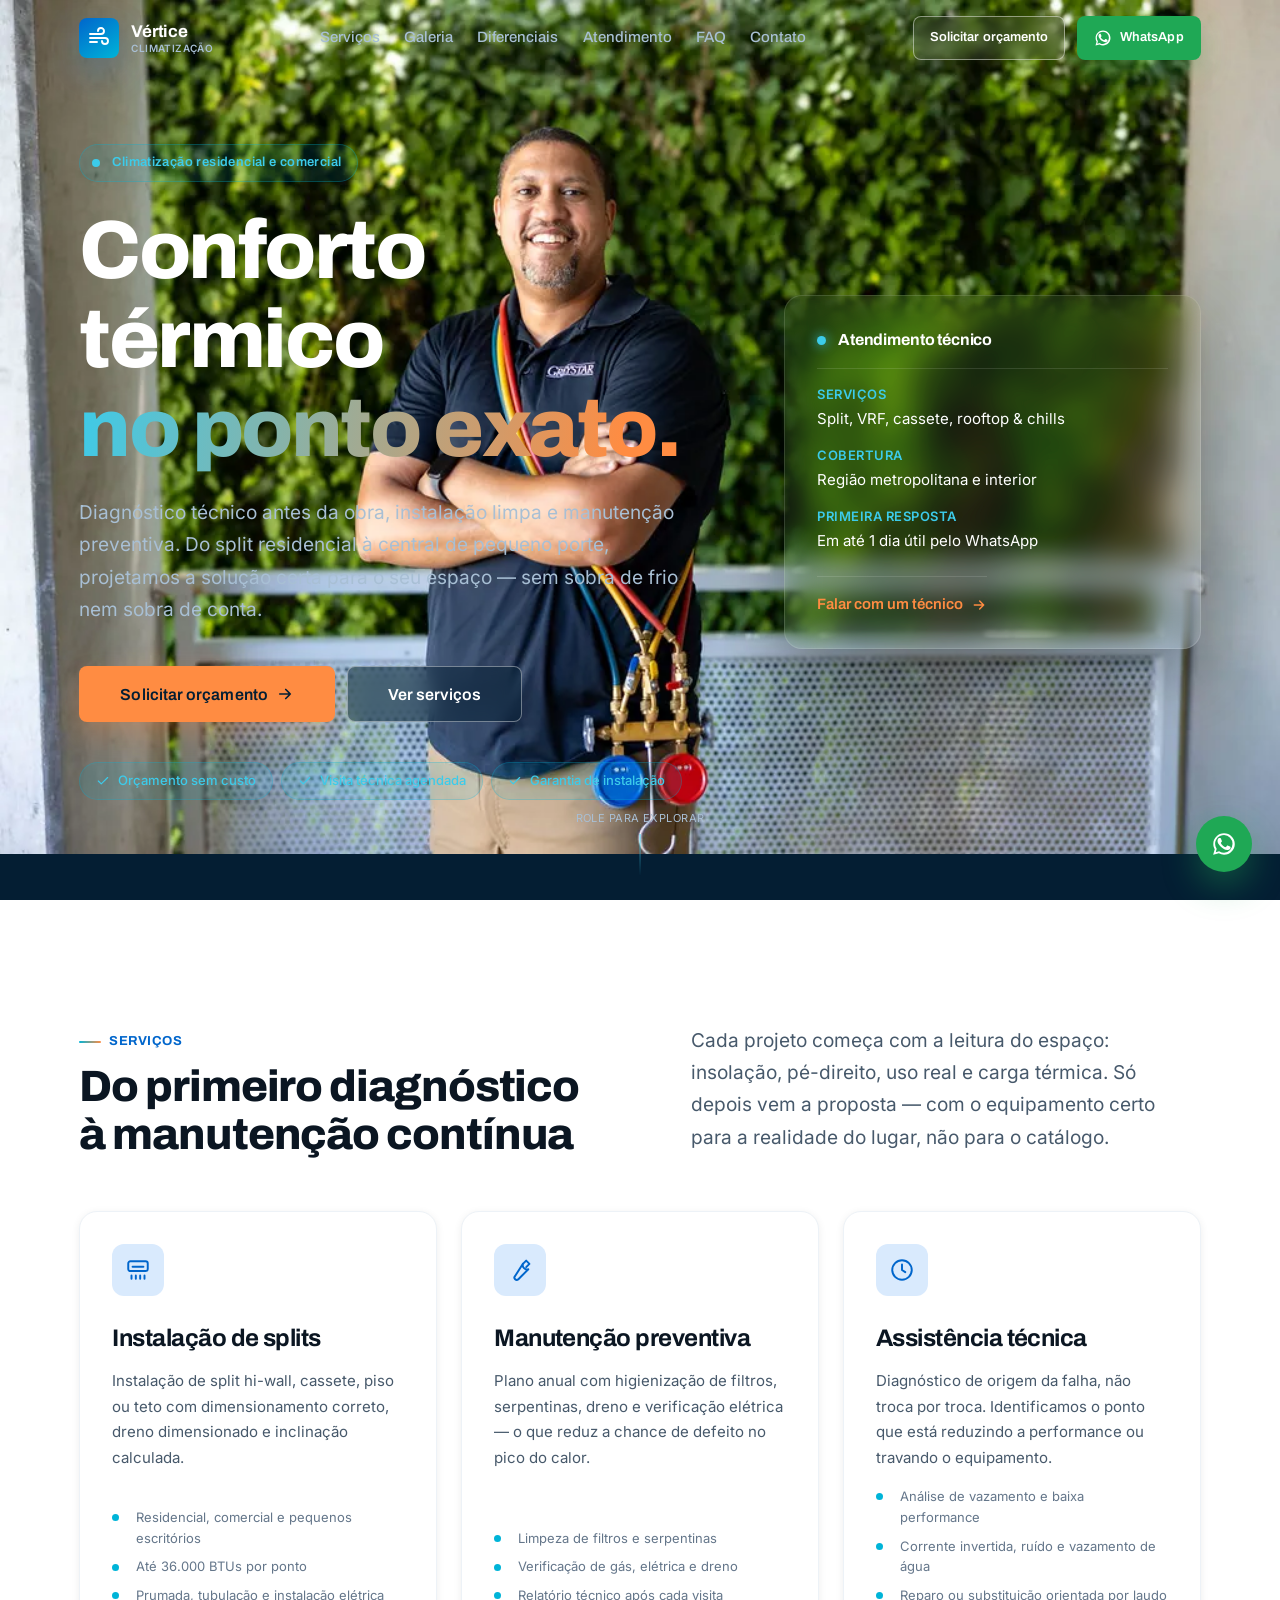
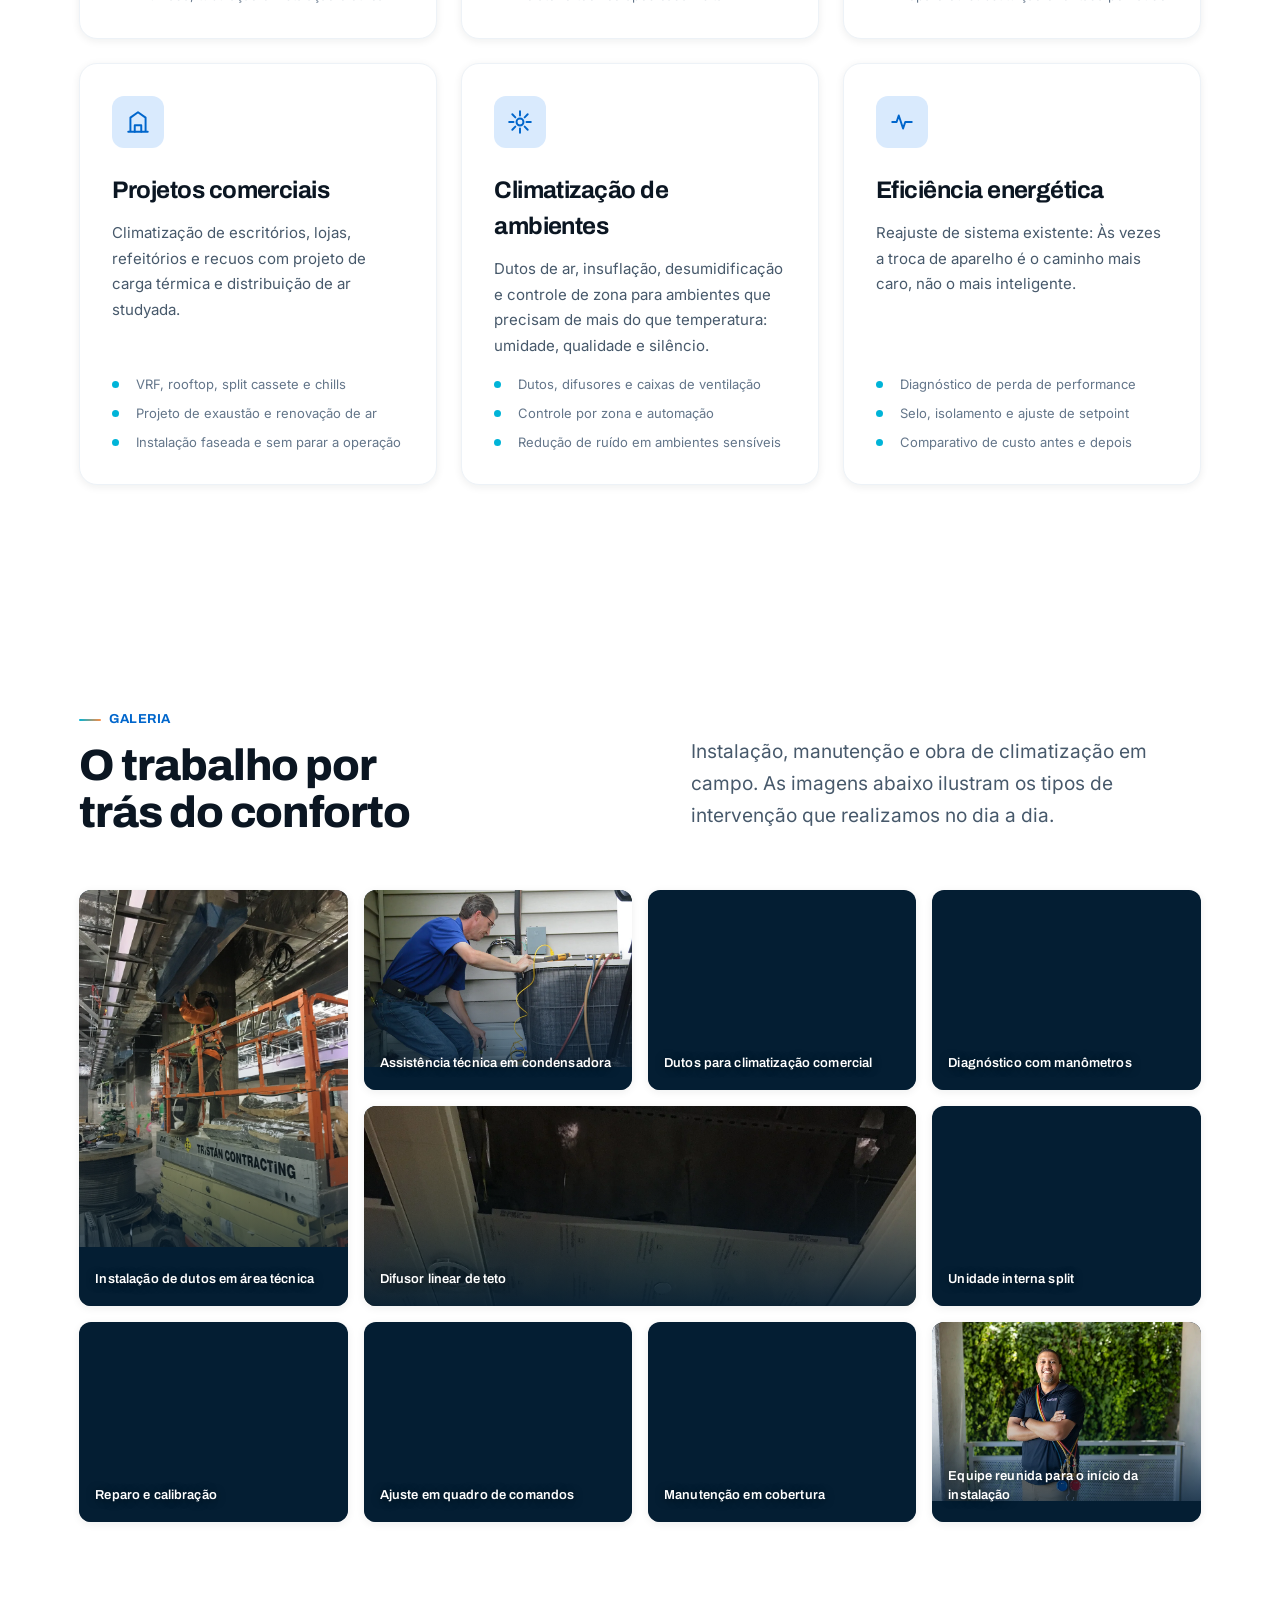
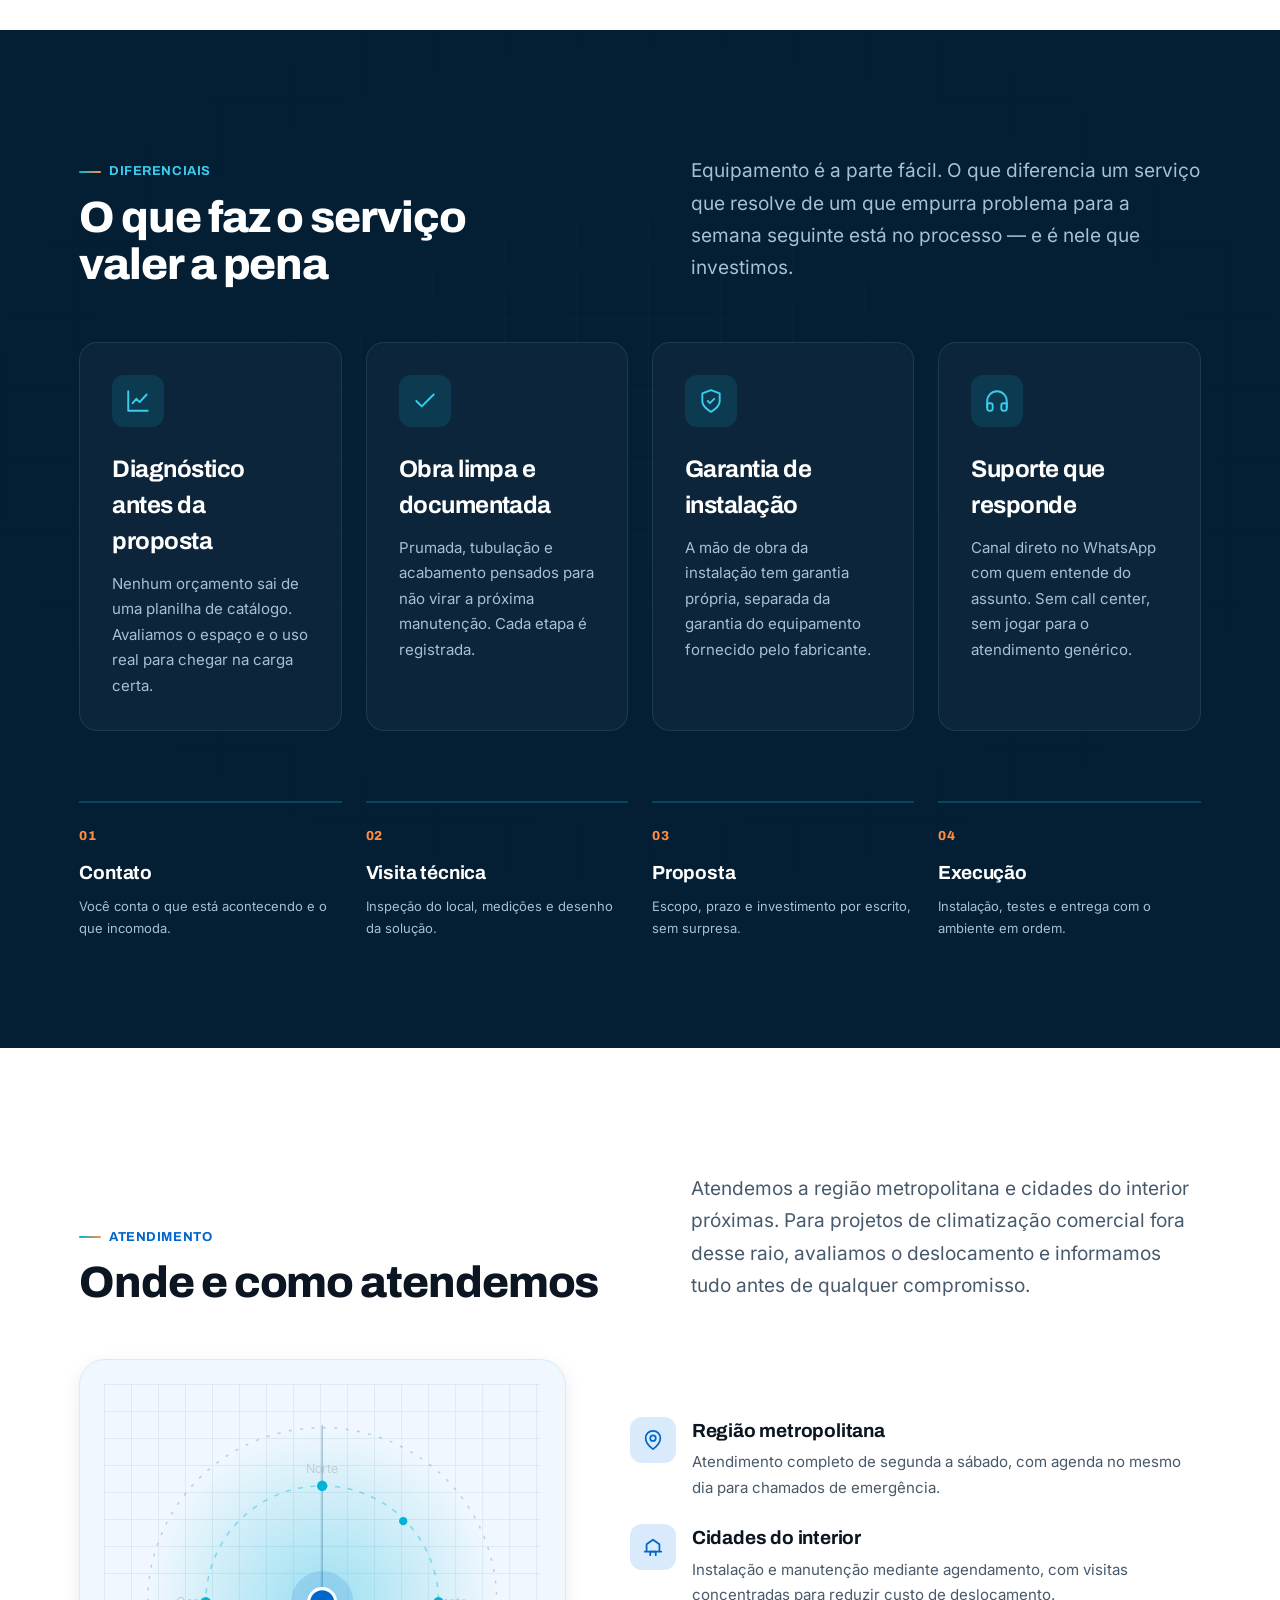
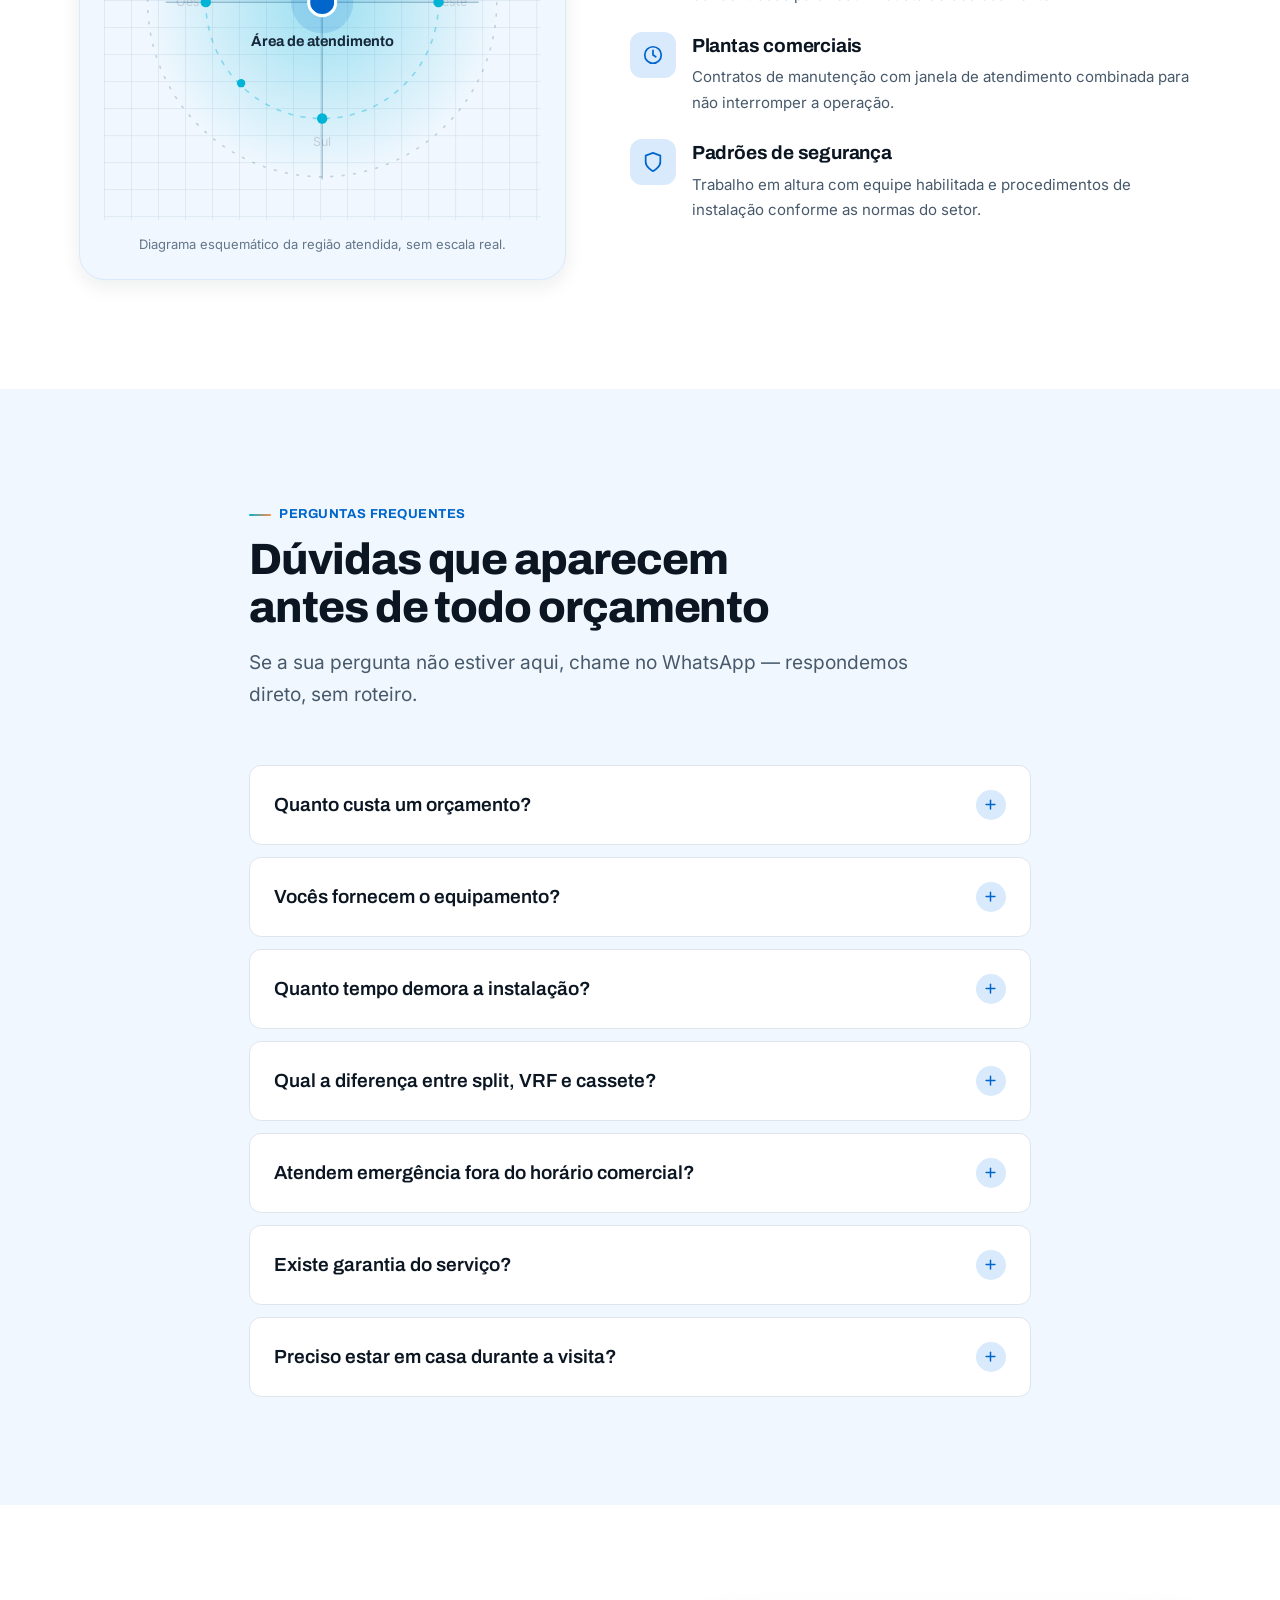
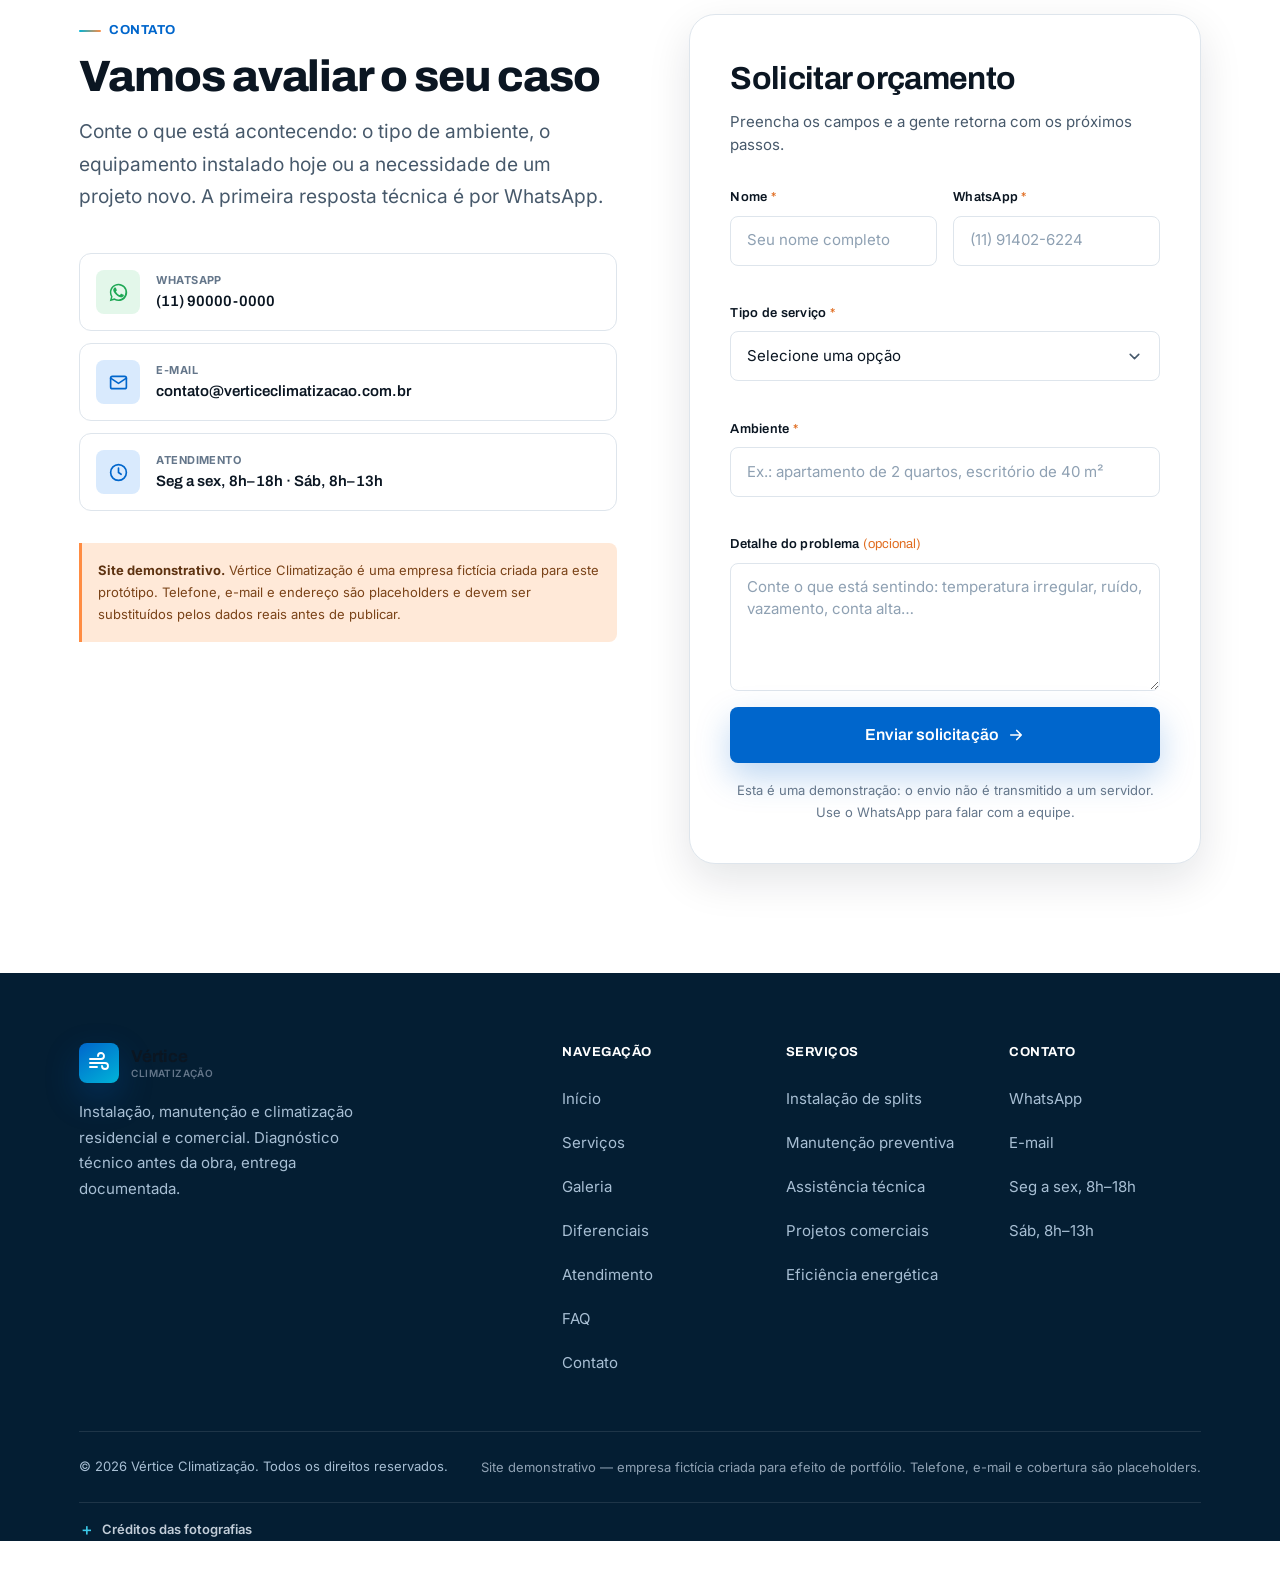
<file: projetos/hvac-demo/index.html>
<!DOCTYPE html>
<html lang="pt-BR" class="no-js">
<head>
  <meta charset="UTF-8" />
  <meta name="viewport" content="width=device-width, initial-scale=1.0" />
  <meta name="theme-color" content="#041E33" />

  <title>Vértice Climatização | Ar-condicionado, refrigeração e climatização</title>
  <meta name="description" content="Instalação, manutenção e assistência técnica de ar-condicionado, sistemas splits, VRF e climatização comercial. Diagnóstico técnico e orçamento rápido pelo WhatsApp." />
  <meta name="author" content="Vértice Climatização" />
  <meta name="robots" content="index, follow" />
  <link rel="canonical" href="https://verticeclimatizacao.com.br/" />

  <!-- Open Graph -->
  <meta property="og:type" content="website" />
  <meta property="og:locale" content="pt_BR" />
  <meta property="og:site_name" content="Vértice Climatização" />
  <meta property="og:title" content="Vértice Climatização | Conforto térmico sob medida" />
  <meta property="og:description" content="Climatização residencial e comercial com diagnóstico técnico preciso, instalação limpa e manutenção preventiva." />
  <meta property="og:url" content="https://verticeclimatizacao.com.br/" />
  <meta property="og:image" content="./assets/tecnico-equipe-CYcPLM6O.jpg" />
  <meta name="twitter:card" content="summary_large_image" />

  <link rel="icon" href="favicon.svg" type="image/svg+xml" />
  <link rel="preload" href="./assets/inter-latin-Dx4kXJAl.woff2" as="font" type="font/woff2" crossorigin />
  <link rel="preload" href="./assets/archivo-latin-E0tuGl4L.woff2" as="font" type="font/woff2" crossorigin />
  <script>document.documentElement.classList.add("js-ready");</script>
    <script>
    // Progressive enhancement: marca que o JS está ativo para que o CSS
    // possa animar as entradas. Se o módulo principal falhar ao carregar,
    // a rede de segurança abaixo remove a marca e todo o conteúdo aparece.
    (function () {
      var el = document.documentElement;
      el.classList.remove('no-js');
      el.classList.add('js-ready');
      window.setTimeout(function () {
        if (!window.__verticeReady) {
          el.classList.remove('js-ready');
          el.classList.add('js-fallback');
        }
      }, 2500);
    })();
  </script>
    <script type="module" crossorigin src="./assets/index-CCt-QXKm.js"></script>
    <link rel="stylesheet" crossorigin href="./assets/index-Ba58wwq4.css">
  </head>
<body>

<a class="skip-link" href="#conteudo">Pular para o conteúdo principal</a>

<!-- ================= HEADER ================= -->
<header class="site-header" id="siteHeader">
  <div class="site-header__inner">
    <a class="logo" href="#inicio" aria-label="Vértice Climatização — página inicial">
      <span class="logo__mark" aria-hidden="true">
        <svg viewBox="0 0 24 24" fill="none" stroke="#fff" stroke-width="1.9" stroke-linecap="round" stroke-linejoin="round">
          <path d="M3 8h11a3 3 0 1 0-3-3" />
          <path d="M3 12h15a3 3 0 1 1-3 3" />
          <path d="M3 16h7" />
        </svg>
      </span>
      <span class="logo__text">
        <span class="logo__name">Vértice</span>
        <span class="logo__tag">Climatização</span>
      </span>
    </a>

    <nav class="nav" aria-label="Navegação principal">
      <a class="nav__link" href="#servicos">Serviços</a>
      <a class="nav__link" href="#galeria">Galeria</a>
      <a class="nav__link" href="#diferenciais">Diferenciais</a>
      <a class="nav__link" href="#atendimento">Atendimento</a>
      <a class="nav__link" href="#faq">FAQ</a>
      <a class="nav__link" href="#contato">Contato</a>
    </nav>

    <div class="header__actions">
      <a class="btn btn--outline-light btn--sm" href="#contato" data-open-form>Solicitar orçamento</a>
      <a class="btn btn--wa btn--sm" href="#contato" data-wa-link>
        <svg viewBox="0 0 24 24" width="24" height="24" fill="currentColor" aria-hidden="true"><path d="M17.47 14.38c-.3-.15-1.76-.87-2.03-.97-.27-.1-.47-.15-.67.15-.2.3-.77.96-.94 1.16-.17.2-.35.22-.65.07-.3-.15-1.25-.46-2.39-1.47-.88-.79-1.48-1.76-1.65-2.06-.17-.3-.02-.46.13-.61.14-.13.3-.35.45-.52.15-.17.2-.3.3-.5.1-.2.05-.37-.02-.52-.08-.15-.67-1.61-.92-2.2-.24-.58-.49-.5-.67-.51h-.57c-.2 0-.52.07-.79.37-.27.3-1.04 1.01-1.04 2.47s1.06 2.86 1.21 3.06c.15.2 2.1 3.2 5.08 4.49.71.3 1.26.49 1.69.63.71.22 1.36.19 1.87.12.57-.09 1.76-.72 2-1.41.25-.7.25-1.29.17-1.41-.07-.13-.27-.2-.57-.35Z"/><path d="M12.04 2C6.58 2 2.13 6.45 2.13 11.91c0 1.75.46 3.46 1.32 4.96L2 22l5.25-1.38a9.87 9.87 0 0 0 4.79 1.22h.01c5.46 0 9.91-4.45 9.91-9.91S17.5 2 12.04 2Zm0 18.02h-.01a8.2 8.2 0 0 1-4.19-1.15l-.3-.18-3.12.82.83-3.04-.2-.31a8.16 8.16 0 0 1-1.25-4.35c0-4.54 3.7-8.23 8.25-8.23a8.23 8.23 0 0 1 0 16.44Z"/></svg>
        WhatsApp
      </a>
    </div>

    <button class="nav-toggle" id="navToggle" type="button"
            aria-label="Abrir menu de navegação"
            aria-expanded="false"
            aria-controls="navDrawer">
      <span class="nav-toggle__bars" aria-hidden="true"><span></span><span></span><span></span></span>
    </button>
  </div>
</header>

<!-- Drawer mobile -->
<div class="nav-drawer" id="navDrawer" hidden>
  <nav aria-label="Navegação móvel">
    <ul class="nav-drawer__list">
      <li><a class="nav-drawer__link" href="#servicos">Serviços <svg width="20" height="20" viewBox="0 0 24 24" fill="none" stroke="currentColor" stroke-width="2" stroke-linecap="round" stroke-linejoin="round" aria-hidden="true"><path d="M5 12h14M13 6l6 6-6 6"/></svg></a></li>
      <li><a class="nav-drawer__link" href="#galeria">Galeria <svg width="20" height="20" viewBox="0 0 24 24" fill="none" stroke="currentColor" stroke-width="2" stroke-linecap="round" stroke-linejoin="round" aria-hidden="true"><path d="M5 12h14M13 6l6 6-6 6"/></svg></a></li>
      <li><a class="nav-drawer__link" href="#diferenciais">Diferenciais <svg width="20" height="20" viewBox="0 0 24 24" fill="none" stroke="currentColor" stroke-width="2" stroke-linecap="round" stroke-linejoin="round" aria-hidden="true"><path d="M5 12h14M13 6l6 6-6 6"/></svg></a></li>
      <li><a class="nav-drawer__link" href="#atendimento">Atendimento <svg width="20" height="20" viewBox="0 0 24 24" fill="none" stroke="currentColor" stroke-width="2" stroke-linecap="round" stroke-linejoin="round" aria-hidden="true"><path d="M5 12h14M13 6l6 6-6 6"/></svg></a></li>
      <li><a class="nav-drawer__link" href="#faq">FAQ <svg width="20" height="20" viewBox="0 0 24 24" fill="none" stroke="currentColor" stroke-width="2" stroke-linecap="round" stroke-linejoin="round" aria-hidden="true"><path d="M5 12h14M13 6l6 6-6 6"/></svg></a></li>
      <li><a class="nav-drawer__link" href="#contato">Contato <svg width="20" height="20" viewBox="0 0 24 24" fill="none" stroke="currentColor" stroke-width="2" stroke-linecap="round" stroke-linejoin="round" aria-hidden="true"><path d="M5 12h14M13 6l6 6-6 6"/></svg></a></li>
    </ul>
    <div class="nav-drawer__cta">
      <a class="btn btn--accent btn--block btn--lg" href="#contato" data-open-form>Solicitar orçamento</a>
      <a class="btn btn--wa btn--block" href="#contato" data-wa-link>
        <svg width="20" height="20" viewBox="0 0 24 24" fill="currentColor" aria-hidden="true"><path d="M17.47 14.38c-.3-.15-1.76-.87-2.03-.97-.27-.1-.47-.15-.67.15-.2.3-.77.96-.94 1.16-.17.2-.35.22-.65.07-.3-.15-1.25-.46-2.39-1.47-.88-.79-1.48-1.76-1.65-2.06-.17-.3-.02-.46.13-.61.14-.13.3-.35.45-.52.15-.17.2-.3.3-.5.1-.2.05-.37-.02-.52-.08-.15-.67-1.61-.92-2.2-.24-.58-.49-.5-.67-.51h-.57c-.2 0-.52.07-.79.37-.27.3-1.04 1.01-1.04 2.47s1.06 2.86 1.21 3.06c.15.2 2.1 3.2 5.08 4.49.71.3 1.26.49 1.69.63.71.22 1.36.19 1.87.12.57-.09 1.76-.72 2-1.41.25-.7.25-1.29.17-1.41-.07-.13-.27-.2-.57-.35Z"/><path d="M12.04 2C6.58 2 2.13 6.45 2.13 11.91c0 1.75.46 3.46 1.32 4.96L2 22l5.25-1.38a9.87 9.87 0 0 0 4.79 1.22h.01c5.46 0 9.91-4.45 9.91-9.91S17.5 2 12.04 2Zm0 18.02h-.01a8.2 8.2 0 0 1-4.19-1.15l-.3-.18-3.12.82.83-3.04-.2-.31a8.16 8.16 0 0 1-1.25-4.35c0-4.54 3.7-8.23 8.25-8.23a8.23 8.23 0 0 1 0 16.44Z"/></svg>
        Falar no WhatsApp
      </a>
    </div>
    <p class="nav-drawer__note">
      Demonstração de portfólio. Vértice Climatização é uma empresa fictícia criada para este site de exemplo.
    </p>
  </nav>
</div>

<main id="conteudo">

  <!-- ================= HERO ================= -->
  <section class="hero" id="inicio">
    <div class="hero__bg" aria-hidden="true">
      <picture>
        <source srcset="./assets/tecnico-equipe-DGDXYMeM.webp" type="image/webp" />
        <img src="./assets/tecnico-equipe-CYcPLM6O.jpg" alt="" width="1024" height="683" fetchpriority="high" decoding="async" />
      </picture>
      <div class="hero__scrim"></div>
      <div class="hero__grid-lines" aria-hidden="true"></div>
    </div>

    <div class="container hero__inner">
      <div class="hero__content">
        <p class="hero__eyebrow">
          <span class="hero__pulse" aria-hidden="true"></span>
          Climatização residencial e comercial
        </p>
        <h1 class="hero__title">
          Conforto térmico<br />
          <span class="hero__title-accent">no ponto exato.</span>
        </h1>
        <p class="hero__lead">
          Diagnóstico técnico antes da obra, instalação limpa e manutenção preventiva.
          Do split residencial à central de pequeno porte, projetamos a solução certa
          para o seu espaço — sem sobra de frio nem sobra de conta.
        </p>

        <div class="hero__actions">
          <a class="btn btn--accent btn--lg" href="#contato" data-open-form>
            Solicitar orçamento
            <svg width="18" height="18" viewBox="0 0 24 24" fill="none" stroke="currentColor" stroke-width="2.2" stroke-linecap="round" stroke-linejoin="round" aria-hidden="true"><path d="M5 12h14M13 6l6 6-6 6"/></svg>
          </a>
          <a class="btn btn--ghost-light btn--lg" href="#servicos">Ver serviços</a>
        </div>

        <ul class="hero__pills">
          <li class="chip chip--dark">
            <svg viewBox="0 0 24 24" fill="none" stroke="currentColor" stroke-width="2" stroke-linecap="round" stroke-linejoin="round" aria-hidden="true"><path d="M20 6 9 17l-5-5"/></svg>
            Orçamento sem custo
          </li>
          <li class="chip chip--dark">
            <svg viewBox="0 0 24 24" fill="none" stroke="currentColor" stroke-width="2" stroke-linecap="round" stroke-linejoin="round" aria-hidden="true"><path d="M20 6 9 17l-5-5"/></svg>
            Visita técnica agendada
          </li>
          <li class="chip chip--dark">
            <svg viewBox="0 0 24 24" fill="none" stroke="currentColor" stroke-width="2" stroke-linecap="round" stroke-linejoin="round" aria-hidden="true"><path d="M20 6 9 17l-5-5"/></svg>
           Garantia de instalação
          </li>
        </ul>
      </div>

      <aside class="hero__panel" aria-label="Resumo rápido dos serviços">
        <div class="hero__panel-head">
          <span class="hero__panel-dot" aria-hidden="true"></span>
          <h2 class="hero__panel-title">Atendimento técnico</h2>
        </div>
        <dl class="hero__specs">
          <div class="hero__spec">
            <dt>Serviços</dt>
            <dd>Split, VRF, cassete, rooftop &amp; chills</dd>
          </div>
          <div class="hero__spec">
            <dt>Cobertura</dt>
            <dd>Região metropolitana e interior</dd>
          </div>
          <div class="hero__spec">
            <dt>Primeira resposta</dt>
            <dd>Em até 1 dia útil pelo WhatsApp</dd>
          </div>
        </dl>
        <a class="hero__panel-link" href="#contato" data-open-form>
          Falar com um técnico
          <svg width="16" height="16" viewBox="0 0 24 24" fill="none" stroke="currentColor" stroke-width="2.2" stroke-linecap="round" stroke-linejoin="round" aria-hidden="true"><path d="M5 12h14M13 6l6 6-6 6"/></svg>
        </a>
      </aside>
    </div>

    <div class="hero__scroll" aria-hidden="true">
      <span>Role para explorar</span>
      <span class="hero__scroll-line"></span>
    </div>
  </section>

  <!-- ================= SERVIÇOS ================= -->
  <section class="section" id="servicos">
    <div class="container">
      <div class="section-head section-head--split">
        <div data-reveal>
          <p class="eyebrow">Serviços</p>
          <h2 class="section-title">Do primeiro diagnóstico à manutenção contínua</h2>
        </div>
        <p class="section-lead" data-reveal="delay-1">
          Cada projeto começa com a leitura do espaço: insolação, pé-direito, uso real
          e carga térmica. Só depois vem a proposta — com o equipamento certo para a
          realidade do lugar, não para o catálogo.
        </p>
      </div>

      <div class="services-grid">
        <article class="card service-card" data-reveal>
          <div class="card__icon">
            <svg viewBox="0 0 24 24" fill="none" stroke="currentColor" stroke-width="1.8" stroke-linecap="round" stroke-linejoin="round" aria-hidden="true"><rect x="3" y="4" width="18" height="9" rx="2"/><path d="M6 17v3M10 17v3M14 17v3M18 17v3M7 9h10"/></svg>
          </div>
          <h3 class="card__title">Instalação de splits</h3>
          <p class="card__text">
            Instalação de split hi-wall, cassete, piso ou teto com dimensionamento
            correto, dreno dimensionado e inclinação calculada.
          </p>
          <ul class="card__list">
            <li>Residencial, comercial e pequenos escritórios</li>
            <li>Até 36.000 BTUs por ponto</li>
            <li>Prumada, tubulação e instalação elétrica</li>
          </ul>
        </article>

        <article class="card service-card" data-reveal="delay-1">
          <div class="card__icon">
            <svg viewBox="0 0 24 24" fill="none" stroke="currentColor" stroke-width="1.8" stroke-linecap="round" stroke-linejoin="round" aria-hidden="true"><path d="M14.7 6.3a4 4 0 0 0 5 5l-9.2 9.2a2.1 2.1 0 0 1-3-3Z"/><path d="m14.7 6.3 3-3 3 3-3 3"/></svg>
          </div>
          <h3 class="card__title">Manutenção preventiva</h3>
          <p class="card__text">
            Plano anual com higienização de filtros, serpentinas, dreno e
            verificação elétrica — o que reduz a chance de defeito no pico do calor.
          </p>
          <ul class="card__list">
            <li>Limpeza de filtros e serpentinas</li>
            <li>Verificação de gás, elétrica e dreno</li>
            <li>Relatório técnico após cada visita</li>
          </ul>
        </article>

        <article class="card service-card" data-reveal="delay-2">
          <div class="card__icon">
            <svg viewBox="0 0 24 24" fill="none" stroke="currentColor" stroke-width="1.8" stroke-linecap="round" stroke-linejoin="round" aria-hidden="true"><circle cx="12" cy="12" r="9"/><path d="M12 7v5l3 2"/></svg>
          </div>
          <h3 class="card__title">Assistência técnica</h3>
          <p class="card__text">
            Diagnóstico de origem da falha, não troca por troca. Identificamos o
            ponto que está reduzindo a performance ou travando o equipamento.
          </p>
          <ul class="card__list">
            <li>Análise de vazamento e baixa performance</li>
            <li>Corrente invertida, ruído e vazamento de água</li>
            <li>Reparo ou substituição orientada por laudo</li>
          </ul>
        </article>

        <article class="card service-card" data-reveal>
          <div class="card__icon">
            <svg viewBox="0 0 24 24" fill="none" stroke="currentColor" stroke-width="1.8" stroke-linecap="round" stroke-linejoin="round" aria-hidden="true"><path d="M3 21h18M5 21V8l7-5 7 5v13"/><path d="M9 21v-6h6v6"/></svg>
          </div>
          <h3 class="card__title">Projetos comerciais</h3>
          <p class="card__text">
            Climatização de escritórios, lojas, refeitórios e recuos com projeto
            de carga térmica e distribuição de ar studyada.
          </p>
          <ul class="card__list">
            <li>VRF, rooftop, split cassete e chills</li>
            <li>Projeto de exaustão e renovação de ar</li>
            <li>Instalação faseada e sem parar a operação</li>
          </ul>
        </article>

        <article class="card service-card" data-reveal="delay-1">
          <div class="card__icon">
            <svg viewBox="0 0 24 24" fill="none" stroke="currentColor" stroke-width="1.8" stroke-linecap="round" stroke-linejoin="round" aria-hidden="true"><path d="M12 2v4M12 18v4M4.9 4.9l2.8 2.8M16.3 16.3l2.8 2.8M2 12h4M18 12h4M4.9 19.1l2.8-2.8M16.3 7.7l2.8-2.8"/><circle cx="12" cy="12" r="3.2"/></svg>
          </div>
          <h3 class="card__title">Climatização de ambientes</h3>
          <p class="card__text">
            Dutos de ar, insuflação, desumidificação e controle de zona para ambientes
            que precisam de mais do que temperatura: umidade, qualidade e silêncio.
          </p>
          <ul class="card__list">
            <li>Dutos, difusores e caixas de ventilação</li>
            <li>Controle por zona e automação</li>
            <li>Redução de ruído em ambientes sensíveis</li>
          </ul>
        </article>

        <article class="card service-card" data-reveal="delay-2">
          <div class="card__icon">
            <svg viewBox="0 0 24 24" fill="none" stroke="currentColor" stroke-width="1.8" stroke-linecap="round" stroke-linejoin="round" aria-hidden="true"><path d="M3 12h4l2-6 4 12 2-6h6"/></svg>
          </div>
          <h3 class="card__title">Eficiência energética</h3>
          <p class="card__text">
            Reajuste de sistema existente: Às vezes a troca de aparelho é o caminho
            mais caro, não o mais inteligente.
          </p>
          <ul class="card__list">
            <li>Diagnóstico de perda de performance</li>
            <li>Selo, isolamento e ajuste de setpoint</li>
            <li>Comparativo de custo antes e depois</li>
          </ul>
        </article>
      </div>
    </div>
  </section>

  <!-- ================= GALERIA ================= -->
  <section class="section" id="galeria">
    <div class="container">
      <div class="section-head section-head--split">
        <div data-reveal>
          <p class="eyebrow">Galeria</p>
          <h2 class="section-title">O trabalho por trás do conforto</h2>
        </div>
        <p class="section-lead" data-reveal="delay-1">
          Instalação, manutenção e obra de climatização em campo. As imagens abaixo
          ilustram os tipos de intervenção que realizamos no dia a dia.
        </p>
      </div>

      <div class="gallery">
        <figure class="gallery__item gallery__item--tall" data-reveal>
          <picture>
            <source srcset="./assets/instalacao-dutos-CIFSKAoy.webp" type="image/webp" />
            <img src="./assets/instalacao-dutos-BzeoNS9a.jpg" alt="Instalação de dutos de climatização em área técnica de grande porte" width="1600" height="2133" loading="lazy" decoding="async" />
          </picture>
          <figcaption>Instalação de dutos em área técnica</figcaption>
        </figure>

        <figure class="gallery__item" data-reveal="delay-1">
          <picture>
            <source srcset="./assets/reparo-01-Bm76D2Zt.webp" type="image/webp" />
            <img src="./assets/reparo-01-Dasn4T7m.jpg" alt="Técnico realizando assistência técnica em condensadora de ar-condicionado" width="1024" height="678" loading="lazy" decoding="async" />
          </picture>
          <figcaption>Assistência técnica em condensadora</figcaption>
        </figure>

        <figure class="gallery__item" data-reveal="delay-2">
          <picture>
            <source srcset="./assets/dutos-comerciais-_3E7m0yv.webp" type="image/webp" />
            <img src="./assets/dutos-comerciais-DMyrn0vy.jpg" alt="Componentes de dutos metálicos fabricados para climatização comercial" width="1000" height="750" loading="lazy" decoding="async" />
          </picture>
          <figcaption>Dutos para climatização comercial</figcaption>
        </figure>

        <figure class="gallery__item" data-reveal>
          <picture>
            <source srcset="./assets/tecnico-ferramentas-DyvhdJjL.webp" type="image/webp" />
            <img src="./assets/tecnico-ferramentas-DzYOuiFp.jpg" alt="Técnico de climatização exibindo instrumentos de diagnóstico de carga e pressão" width="1024" height="683" loading="lazy" decoding="async" />
          </picture>
          <figcaption>Diagnóstico com manômetros</figcaption>
        </figure>

        <figure class="gallery__item gallery__item--wide" data-reveal="delay-1">
          <picture>
            <source srcset="./assets/difusor-teto-9aMcfP-X.webp" type="image/webp" />
            <img src="./assets/difusor-teto-WRJAOtMe.jpg" alt="Instalação de difusor linear de teto para distribuição de ar climatizado" width="1600" height="2133" loading="lazy" decoding="async" />
          </picture>
          <figcaption>Difusor linear de teto</figcaption>
        </figure>

        <figure class="gallery__item" data-reveal="delay-2">
          <picture>
            <source srcset="./assets/split-interno-AiQQXP6e.webp" type="image/webp" />
            <img src="./assets/split-interno-WX7vAkjI.jpg" alt="Unidade interna de ar-condicionado split instalada em parede" width="1024" height="768" loading="lazy" decoding="async" />
          </picture>
          <figcaption>Unidade interna split</figcaption>
        </figure>

        <figure class="gallery__item" data-reveal>
          <picture>
            <source srcset="./assets/reparo-02-3ms8FO_z.webp" type="image/webp" />
            <img src="./assets/reparo-02-Du82uRRf.jpg" alt="Técnico operando instrumentos de medição durante reparo de sistema de ar-condicionado" width="1024" height="678" loading="lazy" decoding="async" />
          </picture>
          <figcaption>Reparo e calibração</figcaption>
        </figure>

        <figure class="gallery__item" data-reveal="delay-1">
          <picture>
            <source srcset="./assets/reparo-03-BdUqA_Kt.webp" type="image/webp" />
            <img src="./assets/reparo-03-CmEbHBz0.jpg" alt="Técnico ajustando quadro de comandos em instalação de climatização" width="1024" height="726" loading="lazy" decoding="async" />
          </picture>
          <figcaption>Ajuste em quadro de comandos</figcaption>
        </figure>

        <figure class="gallery__item" data-reveal="delay-2">
          <picture>
            <source srcset="./assets/tecnico-rooftop-DfF8qSg8.webp" type="image/webp" />
            <img src="./assets/tecnico-rooftop-Bt_G5lm3.jpg" alt="Técnico working em equipamentos de climatização na cobertura de um edifício" width="1024" height="683" loading="lazy" decoding="async" />
          </picture>
          <figcaption>Manutenção em cobertura</figcaption>
        </figure>
        <figure class="gallery__item" data-reveal="delay-1">
          <picture>
            <source srcset="./assets/tecnico-equipe-DGDXYMeM.webp" type="image/webp">
            <img src="./assets/tecnico-equipe-CYcPLM6O.jpg" alt="Equipe técnica reunida antes do início de uma instalação de climatização." loading="lazy" width="1200" height="800">
          </picture>
          <figcaption>Equipe reunida para o início da instalação</figcaption>
        </figure>

      </div>
    </div>
  </section>

  <!-- ================= DIFERENCIAIS ================= -->
  <section class="section section--dark" id="diferenciais">
    <div class="container">
      <div class="section-head section-head--split">
        <div data-reveal>
          <p class="eyebrow">Diferenciais</p>
          <h2 class="section-title">O que faz o serviço valer a pena</h2>
        </div>
        <p class="section-lead" data-reveal="delay-1">
          Equipamento é a parte fácil. O que diferencia um serviço que resolve de um
          que empurra problema para a semana seguinte está no processo — e é nele que
          investimos.
        </p>
      </div>

      <div class="diffs-grid">
        <article class="card card--dark diff-item" data-reveal>
          <div class="card__icon">
            <svg viewBox="0 0 24 24" fill="none" stroke="currentColor" stroke-width="1.8" stroke-linecap="round" stroke-linejoin="round" aria-hidden="true"><path d="M3 3v18h18"/><path d="m7 14 3.5-4 3 3L20 6"/></svg>
          </div>
          <h3 class="card__title">Diagnóstico antes da proposta</h3>
          <p class="card__text">
            Nenhum orçamento sai de uma planilha de catálogo. Avaliamos o espaço e
            o uso real para chegar na carga certa.
          </p>
        </article>

        <article class="card card--dark diff-item" data-reveal="delay-1">
          <div class="card__icon">
            <svg viewBox="0 0 24 24" fill="none" stroke="currentColor" stroke-width="1.8" stroke-linecap="round" stroke-linejoin="round" aria-hidden="true"><path d="M20 6 9 17l-5-5"/></svg>
          </div>
          <h3 class="card__title">Obra limpa e documentada</h3>
          <p class="card__text">
            Prumada, tubulação e acabamento pensados para não virar a próxima
            manutenção. Cada etapa é registrada.
          </p>
        </article>

        <article class="card card--dark diff-item" data-reveal="delay-2">
          <div class="card__icon">
            <svg viewBox="0 0 24 24" fill="none" stroke="currentColor" stroke-width="1.8" stroke-linecap="round" stroke-linejoin="round" aria-hidden="true"><path d="M12 22s8-4 8-10V5l-8-3-8 3v7c0 6 8 10 8 10Z"/><path d="m9 12 2 2 4-4"/></svg>
          </div>
          <h3 class="card__title">Garantia de instalação</h3>
          <p class="card__text">
            A mão de obra da instalação tem garantia própria, separada da garantia
            do equipamento fornecido pelo fabricante.
          </p>
        </article>

        <article class="card card--dark diff-item" data-reveal>
          <div class="card__icon">
            <svg viewBox="0 0 24 24" fill="none" stroke="currentColor" stroke-width="1.8" stroke-linecap="round" stroke-linejoin="round" aria-hidden="true"><path d="M3 18v-6a9 9 0 0 1 18 0v6"/><path d="M21 19a2 2 0 0 1-2 2h-1a2 2 0 0 1-2-2v-3a2 2 0 0 1 2-2h3zM3 19a2 2 0 0 0 2 2h1a2 2 0 0 0 2-2v-3a2 2 0 0 0-2-2H3z"/></svg>
          </div>
          <h3 class="card__title">Suporte que responde</h3>
          <p class="card__text">
            Canal direto no WhatsApp com quem entende do assunto. Sem call center,
            sem jogar para o atendimento genérico.
          </p>
        </article>
      </div>

      <!-- Faixa de processo -->
      <ol class="process" data-reveal>
        <li class="process__step">
          <span class="process__num">01</span>
          <h3 class="process__title">Contato</h3>
          <p class="process__text">Você conta o que está acontecendo e o que incomoda.</p>
        </li>
        <li class="process__step">
          <span class="process__num">02</span>
          <h3 class="process__title">Visita técnica</h3>
          <p class="process__text">Inspeção do local, medições e desenho da solução.</p>
        </li>
        <li class="process__step">
          <span class="process__num">03</span>
          <h3 class="process__title">Proposta</h3>
          <p class="process__text">Escopo, prazo e investimento por escrito, sem surpresa.</p>
        </li>
        <li class="process__step">
          <span class="process__num">04</span>
          <h3 class="process__title">Execução</h3>
          <p class="process__text">Instalação, testes e entrega com o ambiente em ordem.</p>
        </li>
      </ol>
    </div>
  </section>

  <!-- ================= ATENDIMENTO E COBERTURA ================= -->
  <section class="section" id="atendimento">
    <div class="container">
      <div class="section-head section-head--split">
        <div data-reveal>
          <p class="eyebrow">Atendimento</p>
          <h2 class="section-title">Onde e como atendemos</h2>
        </div>
        <p class="section-lead" data-reveal="delay-1">
          Atendemos a região metropolitana e cidades do interior próximas. Para
          projetos de climatização comercial fora desse raio, avaliamos o
          deslocamento e informamos tudo antes de qualquer compromisso.
        </p>
      </div>

      <div class="coverage">
        <!-- Mapa esquemático -->
        <div class="coverage__map" data-reveal>
          <svg viewBox="0 0 420 420" width="420" height="420" role="img" aria-labelledby="mapaTitle mapaDesc">
            <title id="mapaTitle">Mapa esquemático da área de atendimento</title>
            <desc id="mapaDesc">Diagrama ilustrativo, sem escala real, mostrando a área de atendimento da Vértice Climatização.</desc>
            <defs>
              <radialGradient id="gPulse" cx="50%" cy="50%" r="50%">
                <stop offset="0%" stop-color="#00B4D8" stop-opacity=".35" />
                <stop offset="100%" stop-color="#00B4D8" stop-opacity="0" />
              </radialGradient>
              <pattern id="gGrid" width="26" height="26" patternUnits="userSpaceOnUse">
                <path d="M26 0H0v26" fill="none" stroke="#0B4A76" stroke-opacity=".16" stroke-width="1" />
              </pattern>
            </defs>
            <rect width="420" height="420" fill="url(#gGrid)" />
            <circle cx="210" cy="210" r="168" fill="url(#gPulse)" />
            <circle cx="210" cy="210" r="112" fill="none" stroke="#00B4D8" stroke-opacity=".4" stroke-width="1.5" stroke-dasharray="5 7" />
            <circle cx="210" cy="210" r="168" fill="none" stroke="#0B4A76" stroke-opacity=".22" stroke-width="1.5" stroke-dasharray="3 8" />
            <g fill="#C2CDD8" font-family="Inter, sans-serif" font-size="12" text-anchor="middle">
              <text x="210" y="86">Norte</text>
              <text x="210" y="348">Sul</text>
              <text x="86" y="214">Oeste</text>
              <text x="334" y="214">Leste</text>
            </g>
            <g fill="none" stroke="#0B4A76" stroke-opacity=".3" stroke-width="1.4" stroke-linecap="round">
              <path d="M60 210h300" />
              <path d="M210 40v340" />
            </g>
            <g>
              <circle cx="210" cy="210" r="30" fill="#0066CC" fill-opacity=".14" />
              <circle cx="210" cy="210" r="13" fill="#0066CC" stroke="#fff" stroke-width="3" />
              <text x="210" y="252" fill="#16283A" font-family="Archivo, sans-serif" font-size="14" font-weight="700" text-anchor="middle">Área de atendimento</text>
            </g>
            <g fill="#00B4D8">
              <circle cx="210" cy="98" r="5" /><circle cx="322" cy="210" r="5" />
              <circle cx="210" cy="322" r="5" /><circle cx="98" cy="210" r="5" />
              <circle cx="288" cy="132" r="4" /><circle cx="132" cy="288" r="4" />
            </g>
          </svg>
          <p class="coverage__map-note">
            Diagrama esquemático da região atendida, sem escala real.
          </p>
        </div>

        <!-- Info -->
        <div class="coverage__info">
          <ul class="coverage__list">
            <li class="coverage__item" data-reveal="delay-1">
              <span class="coverage__icon">
                <svg viewBox="0 0 24 24" fill="none" stroke="currentColor" stroke-width="1.9" stroke-linecap="round" stroke-linejoin="round" aria-hidden="true"><path d="M20 10c0 6-8 12-8 12s-8-6-8-12a8 8 0 0 1 16 0Z"/><circle cx="12" cy="10" r="3"/></svg>
              </span>
              <div>
                <h3 class="coverage__title">Região metropolitana</h3>
                <p class="coverage__text">Atendimento completo de segunda a sábado, com agenda no mesmo dia para chamados de emergência.</p>
              </div>
            </li>
            <li class="coverage__item" data-reveal="delay-2">
              <span class="coverage__icon">
                <svg viewBox="0 0 24 24" fill="none" stroke="currentColor" stroke-width="1.9" stroke-linecap="round" stroke-linejoin="round" aria-hidden="true"><path d="M3 17h18M5 17V9l7-5 7 5v8"/><path d="M9 21v-4h6v4"/></svg>
              </span>
              <div>
                <h3 class="coverage__title">Cidades do interior</h3>
                <p class="coverage__text">Instalação e manutenção mediante agendamento, com visitas concentradas para reduzir custo de deslocamento.</p>
              </div>
            </li>
            <li class="coverage__item" data-reveal="delay-3">
              <span class="coverage__icon">
                <svg viewBox="0 0 24 24" fill="none" stroke="currentColor" stroke-width="1.9" stroke-linecap="round" stroke-linejoin="round" aria-hidden="true"><circle cx="12" cy="12" r="9"/><path d="M12 7v5l3 2"/></svg>
              </span>
              <div>
                <h3 class="coverage__title">Plantas comerciais</h3>
                <p class="coverage__text">Contratos de manutenção com janela de atendimento combinada para não interromper a operação.</p>
              </div>
            </li>
            <li class="coverage__item" data-reveal>
              <span class="coverage__icon">
                <svg viewBox="0 0 24 24" fill="none" stroke="currentColor" stroke-width="1.9" stroke-linecap="round" stroke-linejoin="round" aria-hidden="true"><path d="M12 22s8-4 8-10V5l-8-3-8 3v7c0 6 8 10 8 10Z"/></svg>
              </span>
              <div>
                <h3 class="coverage__title">Padrões de segurança</h3>
                <p class="coverage__text">Trabalho em altura com equipe habilitada e procedimentos de instalação conforme as normas do setor.</p>
              </div>
            </li>
          </ul>
        </div>
      </div>
    </div>
  </section>

  <!-- ================= FAQ ================= -->
  <section class="section section--subtle" id="faq">
    <div class="container container--narrow">
      <div class="section-head" data-reveal>
        <p class="eyebrow">Perguntas frequentes</p>
        <h2 class="section-title">Dúvidas que aparecem antes de todo orçamento</h2>
        <p class="section-lead">
          Se a sua pergunta não estiver aqui, chame no WhatsApp — respondemos
          direto, sem roteiro.
        </p>
      </div>

      <div class="faq" id="faqList">
        <div class="faq__item" data-reveal>
          <h3>
            <button class="faq__q" type="button" aria-expanded="false" aria-controls="faq-a-1" id="faq-q-1">
              <span>Quanto custa um orçamento?</span>
              <span class="faq__icon" aria-hidden="true">
                <svg viewBox="0 0 24 24" fill="none" stroke="currentColor" stroke-width="2.4" stroke-linecap="round"><path d="M12 5v14M5 12h14"/></svg>
              </span>
            </button>
          </h3>
          <div class="faq__a" id="faq-a-1" role="region" aria-labelledby="faq-q-1" data-open="false">
            <div><p>A visita técnica e o orçamento não têm custo. O valor da obra depende do tipo de equipamento, da capacidade necessária, da complexidade da instalação e das condições do local. Depois da visita você recebe a proposta por escrito, com escopo e prazo definidos.</p></div>
          </div>
        </div>

        <div class="faq__item" data-reveal="delay-1">
          <h3>
            <button class="faq__q" type="button" aria-expanded="false" aria-controls="faq-a-2" id="faq-q-2">
              <span>Vocês fornecem o equipamento?</span>
              <span class="faq__icon" aria-hidden="true">
                <svg viewBox="0 0 24 24" fill="none" stroke="currentColor" stroke-width="2.4" stroke-linecap="round"><path d="M12 5v14M5 12h14"/></svg>
              </span>
            </button>
          </h3>
          <div class="faq__a" id="faq-a-2" role="region" aria-labelledby="faq-q-2" data-open="false">
            <div><p>Sim. A proposta inclui o equipamento selecionado e a instalação completa. Também trabalhamos com equipamentos que você já tenha, quando a condição técnica permitir e houver garantia do fabricante vigente.</p></div>
          </div>
        </div>

        <div class="faq__item" data-reveal>
          <h3>
            <button class="faq__q" type="button" aria-expanded="false" aria-controls="faq-a-3" id="faq-q-3">
              <span>Quanto tempo demora a instalação?</span>
              <span class="faq__icon" aria-hidden="true">
                <svg viewBox="0 0 24 24" fill="none" stroke="currentColor" stroke-width="2.4" stroke-linecap="round"><path d="M12 5v14M5 12h14"/></svg>
              </span>
            </button>
          </h3>
          <div class="faq__a" id="faq-a-3" role="region" aria-labelledby="faq-q-3" data-open="false">
            <div><p>Um split residencial costuma ser instalado em um dia, quando a tubulação já está preparada ou o ponto é acessível. Obras com dutos,vários equipamentos ou alteração elétrica podem levar de dois a cinco dias, dependendo do escopo definido na proposta.</p></div>
          </div>
        </div>

        <div class="faq__item" data-reveal="delay-1">
          <h3>
            <button class="faq__q" type="button" aria-expanded="false" aria-controls="faq-a-4" id="faq-q-4">
              <span>Qual a diferença entre split, VRF e cassete?</span>
              <span class="faq__icon" aria-hidden="true">
                <svg viewBox="0 0 24 24" fill="none" stroke="currentColor" stroke-width="2.4" stroke-linecap="round"><path d="M12 5v14M5 12h14"/></svg>
              </span>
            </button>
          </h3>
          <div class="faq__a" id="faq-a-4" role="region" aria-labelledby="faq-q-4" data-open="false">
            <div><p>Split é o modelo de uma zona, ideal para um ambiente. VRF atende vários pontos a partir de uma central externa, com controle individual e melhor eficiência em espaços médios. Cassete é o split de teto, embutido, usado em escritórios e lojas. A escolha depende do layout, da ocupação e do uso ao longo do dia.</p></div>
          </div>
        </div>

        <div class="faq__item" data-reveal>
          <h3>
            <button class="faq__q" type="button" aria-expanded="false" aria-controls="faq-a-5" id="faq-q-5">
              <span>Atendem emergência fora do horário comercial?</span>
              <span class="faq__icon" aria-hidden="true">
                <svg viewBox="0 0 24 24" fill="none" stroke="currentColor" stroke-width="2.4" stroke-linecap="round"><path d="M12 5v14M5 12h14"/></svg>
              </span>
            </button>
          </h3>
          <div class="faq__a" id="faq-a-5" role="region" aria-labelledby="faq-q-5" data-open="false">
            <div><p>Sim, para clientes com contrato de manutenção. O canal de WhatsApp funciona fora do horário comercial e a resposta é triada por urgência — o que não pode esperar vai para a frente da fila.</p></div>
          </div>
        </div>

        <div class="faq__item" data-reveal="delay-1">
          <h3>
            <button class="faq__q" type="button" aria-expanded="false" aria-controls="faq-a-6" id="faq-q-6">
              <span>Existe garantia do serviço?</span>
              <span class="faq__icon" aria-hidden="true">
                <svg viewBox="0 0 24 24" fill="none" stroke="currentColor" stroke-width="2.4" stroke-linecap="round"><path d="M12 5v14M5 12h14"/></svg>
              </span>
            </button>
          </h3>
          <div class="faq__a" id="faq-a-6" role="region" aria-labelledby="faq-q-6" data-open="false">
            <div><p>A instalação tem garantia própria de mão de obra, informada por escrito na proposta. O equipamento segue a garantia do fabricante. Manutenção corretiva executada por nossa equipe também entra em garantia.</p></div>
          </div>
        </div>

        <div class="faq__item" data-reveal>
          <h3>
            <button class="faq__q" type="button" aria-expanded="false" aria-controls="faq-a-7" id="faq-q-7">
              <span>Preciso estar em casa durante a visita?</span>
              <span class="faq__icon" aria-hidden="true">
                <svg viewBox="0 0 24 24" fill="none" stroke="currentColor" stroke-width="2.4" stroke-linecap="round"><path d="M12 5v14M5 12h14"/></svg>
              </span>
            </button>
          </h3>
          <div class="faq__a" id="faq-a-7" role="region" aria-labelledby="faq-q-7" data-open="false">
            <div><p>Para a visita técnica de diagnóstico, é ideal que alguém acompanhe e mostre os cômodos onde o desconforto é maior. Para instalações já aprovadas, a presença de um responsável no local na hora da entrega ajuda a conferir o funcionamento.</p></div>
          </div>
        </div>
      </div>
    </div>
  </section>

  <!-- ================= CONTATO ================= -->
  <section class="section" id="contato">
    <div class="container">
      <div class="contact">
        <!-- Coluna de texto + WhatsApp -->
        <div class="contact__intro" data-reveal>
          <p class="eyebrow">Contato</p>
          <h2 class="section-title">Vamos avaliar o seu caso</h2>
          <p class="section-lead">
            Conte o que está acontecendo: o tipo de ambiente, o equipamento
            instalado hoje ou a necessidade de um projeto novo. A primeira resposta
            técnica é por WhatsApp.
          </p>

          <div class="contact__channels">
            <a class="contact__channel" href="#contato" data-wa-link>
              <span class="contact__channel-icon contact__channel-icon--wa">
                <svg viewBox="0 0 24 24" width="24" height="24" fill="currentColor" aria-hidden="true"><path d="M17.47 14.38c-.3-.15-1.76-.87-2.03-.97-.27-.1-.47-.15-.67.15-.2.3-.77.96-.94 1.16-.17.2-.35.22-.65.07-.3-.15-1.25-.46-2.39-1.47-.88-.79-1.48-1.76-1.65-2.06-.17-.3-.02-.46.13-.61.14-.13.3-.35.45-.52.15-.17.2-.3.3-.5.1-.2.05-.37-.02-.52-.08-.15-.67-1.61-.92-2.2-.24-.58-.49-.5-.67-.51h-.57c-.2 0-.52.07-.79.37-.27.3-1.04 1.01-1.04 2.47s1.06 2.86 1.21 3.06c.15.2 2.1 3.2 5.08 4.49.71.3 1.26.49 1.69.63.71.22 1.36.19 1.87.12.57-.09 1.76-.72 2-1.41.25-.7.25-1.29.17-1.41-.07-.13-.27-.2-.57-.35Z"/><path d="M12.04 2C6.58 2 2.13 6.45 2.13 11.91c0 1.75.46 3.46 1.32 4.96L2 22l5.25-1.38a9.87 9.87 0 0 0 4.79 1.22h.01c5.46 0 9.91-4.45 9.91-9.91S17.5 2 12.04 2Zm0 18.02h-.01a8.2 8.2 0 0 1-4.19-1.15l-.3-.18-3.12.82.83-3.04-.2-.31a8.16 8.16 0 0 1-1.25-4.35c0-4.54 3.7-8.23 8.25-8.23a8.23 8.23 0 0 1 0 16.44Z"/></svg>
              </span>
              <span class="contact__channel-body">
                <span class="contact__channel-label">WhatsApp</span>
                <span class="contact__channel-value" data-wa-number>(11) 91402-6224</span>
              </span>
            </a>

            <a class="contact__channel" href="#contato" data-mail-link>
              <span class="contact__channel-icon">
                <svg viewBox="0 0 24 24" fill="none" stroke="currentColor" stroke-width="1.9" stroke-linecap="round" stroke-linejoin="round" aria-hidden="true"><rect x="3" y="5" width="18" height="14" rx="2"/><path d="m3 7 9 6 9-6"/></svg>
              </span>
              <span class="contact__channel-body">
                <span class="contact__channel-label">E-mail</span>
                <span class="contact__channel-value">contato@verticeclimatizacao.com.br</span>
              </span>
            </a>

            <div class="contact__channel">
              <span class="contact__channel-icon">
                <svg viewBox="0 0 24 24" fill="none" stroke="currentColor" stroke-width="1.9" stroke-linecap="round" stroke-linejoin="round" aria-hidden="true"><circle cx="12" cy="12" r="9"/><path d="M12 7v5l3 2"/></svg>
              </span>
              <span class="contact__channel-body">
                <span class="contact__channel-label">Atendimento</span>
                <span class="contact__channel-value">Seg a sex, 8h–18h · Sáb, 8h–13h</span>
              </span>
            </div>
          </div>

          <p class="contact__disclaimer">
            <strong>Site demonstrativo.</strong> Vértice Climatização é uma empresa
            fictícia criada para este protótipo. Telefone, e-mail e endereço são
            placeholders e devem ser substituídos pelos dados reais antes de publicar.
          </p>
        </div>

        <!-- Formulário -->
        <div class="contact__form-wrap" data-reveal="delay-1">
          <div class="contact__form-card">
            <h3 class="contact__form-title">Solicitar orçamento</h3>
            <p class="contact__form-sub">Preencha os campos e a gente retorna com os próximos passos.</p>

            <form class="form" id="orcamentoForm" novalidate>
              <div class="form__row form__row--2">
                <div class="field">
                  <label class="field__label" for="nome">Nome <span aria-hidden="true">*</span></label>
                  <input class="field__control" type="text" id="nome" name="nome" autocomplete="name" required
                         placeholder="Seu nome completo" aria-describedby="erro-nome" />
                  <p class="field__error" id="erro-nome" role="alert"></p>
                </div>
                <div class="field">
                  <label class="field__label" for="telefone">WhatsApp <span aria-hidden="true">*</span></label>
                  <input class="field__control" type="tel" id="telefone" name="telefone" autocomplete="tel" required
                         inputmode="tel" placeholder="(11) 91402-6224" aria-describedby="erro-telefone" />
                  <p class="field__error" id="erro-telefone" role="alert"></p>
                </div>
              </div>

              <div class="field">
                <label class="field__label" for="servico">Tipo de serviço <span aria-hidden="true">*</span></label>
                <select class="field__control" id="servico" name="servico" required aria-describedby="erro-servico">
                  <option value="">Selecione uma opção</option>
                  <option value="instalacao-split">Instalação de split</option>
                  <option value="instalacao-comercial">Instalação comercial (VRF, rooftop, cassete)</option>
                  <option value="manutencao">Manutenção preventiva</option>
                  <option value="assistencia">Assistência técnica / reparo</option>
                  <option value="projeto">Projeto de climatização</option>
                  <option value="outro">Outro assunto</option>
                </select>
                <p class="field__error" id="erro-servico" role="alert"></p>
              </div>

              <div class="field">
                <label class="field__label" for="ambiente">Ambiente <span aria-hidden="true">*</span></label>
                <input class="field__control" type="text" id="ambiente" name="ambiente" required
                       placeholder="Ex.: apartamento de 2 quartos, escritório de 40 m²"
                       aria-describedby="erro-ambiente" />
                <p class="field__error" id="erro-ambiente" role="alert"></p>
              </div>

              <div class="field">
                <label class="field__label" for="mensagem">Detalhe do problema <span class="field__optional">(opcional)</span></label>
                <textarea class="field__control" id="mensagem" name="mensagem"
                          placeholder="Conte o que está sentindo: temperatura irregular, ruído, vazamento, conta alta…"></textarea>
              </div>

              <button class="btn btn--primary btn--lg btn--block" type="submit">
                Enviar solicitação
                <svg width="18" height="18" viewBox="0 0 24 24" fill="none" stroke="currentColor" stroke-width="2.2" stroke-linecap="round" stroke-linejoin="round" aria-hidden="true"><path d="M5 12h14M13 6l6 6-6 6"/></svg>
              </button>

              <p class="field__hint contact__form-hint">
                Esta é uma demonstração: o envio não é transmitido a um servidor.
                Use o WhatsApp para falar com a equipe.
              </p>

              <div class="form__status" id="formStatus" role="status" aria-live="polite"></div>
            </form>
          </div>
        </div>
      </div>
    </div>
  </section>

</main>

<!-- ================= FOOTER ================= -->
<footer class="site-footer">
  <div class="container">
    <div class="site-footer__top">
      <div class="site-footer__brand">
        <a class="logo" href="#inicio" aria-label="Vértice Climatização — voltar ao topo">
          <span class="logo__mark" aria-hidden="true">
            <svg viewBox="0 0 24 24" fill="none" stroke="#fff" stroke-width="1.9" stroke-linecap="round" stroke-linejoin="round">
              <path d="M3 8h11a3 3 0 1 0-3-3" />
              <path d="M3 12h15a3 3 0 1 1-3 3" />
              <path d="M3 16h7" />
            </svg>
          </span>
          <span class="logo__text">
            <span class="logo__name">Vértice</span>
            <span class="logo__tag">Climatização</span>
          </span>
        </a>
        <p class="site-footer__text">
          Instalação, manutenção e climatização residencial e comercial.
          Diagnóstico técnico antes da obra, entrega documentada.
        </p>
      </div>

      <nav class="site-footer__nav" aria-label="Navegação do rodapé">
        <div class="site-footer__col">
          <h2 class="site-footer__heading">Navegação</h2>
          <ul>
            <li><a href="#inicio">Início</a></li>
            <li><a href="#servicos">Serviços</a></li>
            <li><a href="#galeria">Galeria</a></li>
            <li><a href="#diferenciais">Diferenciais</a></li>
            <li><a href="#atendimento">Atendimento</a></li>
            <li><a href="#faq">FAQ</a></li>
            <li><a href="#contato">Contato</a></li>
          </ul>
        </div>
        <div class="site-footer__col">
          <h2 class="site-footer__heading">Serviços</h2>
          <ul>
            <li><a href="#servicos">Instalação de splits</a></li>
            <li><a href="#servicos">Manutenção preventiva</a></li>
            <li><a href="#servicos">Assistência técnica</a></li>
            <li><a href="#servicos">Projetos comerciais</a></li>
            <li><a href="#servicos">Eficiência energética</a></li>
          </ul>
        </div>
        <div class="site-footer__col">
          <h2 class="site-footer__heading">Contato</h2>
          <ul>
            <li><a href="#contato" data-wa-link>WhatsApp</a></li>
            <li><a href="#contato" data-mail-link>E-mail</a></li>
            <li><span>Seg a sex, 8h–18h</span></li>
            <li><span>Sáb, 8h–13h</span></li>
          </ul>
        </div>
      </nav>
    </div>

    <div class="site-footer__bottom">
      <p class="site-footer__copy">
        © <span id="anoAtual">2026</span> Vértice Climatização. Todos os direitos reservados.
      </p>
      <p class="site-footer__demo">
        Site demonstrativo — empresa fictícia criada para efeito de portfólio.
        Telefone, e-mail e cobertura são placeholders.
      </p>
    </div>

    <!-- Atribuições de imagens -->
    <details class="credits">
      <summary class="credits__summary">Créditos das fotografias</summary>
      <div class="credits__body">
        <p class="credits__intro">
          As fotografias desta demonstração são de licença livre e permanecem
          propriedade de seus autores, reutilizadas com atribuição.
        </p>
        <ul class="credits__list" id="creditsList">
          <li>Huascar Sena Success Story — Apartment Technician HVAC-14 — <a href="https://www.flickr.com/photos/42853072@N07/54600154736" rel="noopener noreferrer" target="_blank">waketechcc</a> (CC0 1.0)</li>
          <li>Huascar Sena Success Story — Apartment Technician HVAC-15 — <a href="https://www.flickr.com/photos/42853072@N07/54600154741" rel="noopener noreferrer" target="_blank">waketechcc</a> (CC0 1.0)</li>
          <li>Air Conditioner — <a href="https://www.flickr.com/photos/20247775@N02/2044969585" rel="noopener noreferrer" target="_blank">rockriver</a> (CC BY 2.0)</li>
          <li>Air Conditioning Repairs (3 fotos) — <a href="https://www.flickr.com/photos/12801018@N00/9130025365" rel="noopener noreferrer" target="_blank">KOMUnews</a> (CC BY 2.0)</li>
          <li>Handyman — <a href="https://www.flickr.com/photos/78428166@N00/15355669005" rel="noopener noreferrer" target="_blank">Tobyotter</a> (CC BY 2.0)</li>
          <li>Commercial Air Conditioning Vents — <a href="https://www.flickr.com/photos/44177494@N04/4425825244" rel="noopener noreferrer" target="_blank">Reuse Warehouse Houston</a> (CC BY 2.0)</li>
          <li>HVAC duct installation in the back of house area in the LIRR Passenger Concourse — <a href="https://commons.wikimedia.org/wiki/File:HVAC_duct_installation_in_the_back_of_house_area_in_the_LIRR_Passenger_Concourse._06-07-2019_(48020941856).jpg" rel="noopener noreferrer" target="_blank">MTA Capital Construction Mega Projects</a> (CC BY 2.0)</li>
          <li>Installing a ceiling linear diffuser as part of the HVAC and ventilation system in the future LIRR Concourse — <a href="https://commons.wikimedia.org/wiki/File:Installing_a_ceiling_linear_diffuser_as_part_of_the_HVAC_and_ventilation_system_in_the_future_LIRR_Concourse._07-02-2019_(48266208786).jpg" rel="noopener noreferrer" target="_blank">MTA Capital Construction Mega Projects</a> (CC BY 2.0)</li>
        </ul>
      </div>
    </details>
  </div>
</footer>

<!-- Botão flutuante WhatsApp -->
<a class="wa-float" href="#contato" data-wa-link aria-label="Falar com a Vértice Climatização pelo WhatsApp">
  <svg viewBox="0 0 24 24" width="24" height="24" fill="currentColor" aria-hidden="true"><path d="M17.47 14.38c-.3-.15-1.76-.87-2.03-.97-.27-.1-.47-.15-.67.15-.2.3-.77.96-.94 1.16-.17.2-.35.22-.65.07-.3-.15-1.25-.46-2.39-1.47-.88-.79-1.48-1.76-1.65-2.06-.17-.3-.02-.46.13-.61.14-.13.3-.35.45-.52.15-.17.2-.3.3-.5.1-.2.05-.37-.02-.52-.08-.15-.67-1.61-.92-2.2-.24-.58-.49-.5-.67-.51h-.57c-.2 0-.52.07-.79.37-.27.3-1.04 1.01-1.04 2.47s1.06 2.86 1.21 3.06c.15.2 2.1 3.2 5.08 4.49.71.3 1.26.49 1.69.63.71.22 1.36.19 1.87.12.57-.09 1.76-.72 2-1.41.25-.7.25-1.29.17-1.41-.07-.13-.27-.2-.57-.35Z"/><path d="M12.04 2C6.58 2 2.13 6.45 2.13 11.91c0 1.75.46 3.46 1.32 4.96L2 22l5.25-1.38a9.87 9.87 0 0 0 4.79 1.22h.01c5.46 0 9.91-4.45 9.91-9.91S17.5 2 12.04 2Zm0 18.02h-.01a8.2 8.2 0 0 1-4.19-1.15l-.3-.18-3.12.82.83-3.04-.2-.31a8.16 8.16 0 0 1-1.25-4.35c0-4.54 3.7-8.23 8.25-8.23a8.23 8.23 0 0 1 0 16.44Z"/></svg>
  <span>Falar no WhatsApp</span>
</a>

<!-- Toast -->
<div class="toast" id="toast" role="status" aria-live="polite">
  <svg viewBox="0 0 24 24" fill="none" stroke="currentColor" stroke-width="2" stroke-linecap="round" stroke-linejoin="round" aria-hidden="true"><circle cx="12" cy="12" r="9"/><path d="m8.5 12.5 2.5 2.5 4.5-5"/></svg>
  <span id="toastText"></span>
</div>

</body>
</html>
</file>
<file: projetos/hvac-demo/assets/index-Ba58wwq4.css>
:root{--brand-900: #041E33;--brand-800: #072A47;--brand-700: #0A3A5E;--brand-600: #0B4A76;--brand-500: #0066CC;--brand-400: #1E86E8;--brand-300: #5BADF2;--brand-200: #A8D3F7;--brand-100: #D9EAFD;--aqua-600: #0096C7;--aqua-500: #00B4D8;--aqua-400: #3CCBEA;--aqua-100: #D6F4FB;--amber-600: #E06C1F;--amber-500: #FF8C42;--amber-400: #FFA766;--amber-100: #FFE9D8;--ink-900: #0B1622;--ink-800: #16283A;--ink-700: #2C4257;--ink-600: #47596B;--ink-500: #64768A;--ink-400: #8FA1B3;--ink-300: #C2CDD8;--ink-200: #DEE5EC;--ink-100: #EDF2F7;--ink-050: #F6F9FC;--white: #FFFFFF;--surface-page: #FFFFFF;--surface-subtle: var(--ink-050);--surface-tint: #F0F7FE;--surface-dark: var(--brand-900);--surface-dark-2: var(--brand-800);--text-strong: var(--ink-900);--text-body: var(--ink-600);--text-muted: var(--ink-500);--text-on-dark: #EAF2FA;--text-on-dark-muted: #A8BFD4;--font-display: "Archivo", "Inter", system-ui, -apple-system, "Segoe UI", sans-serif;--font-body: "Inter", system-ui, -apple-system, "Segoe UI", Roboto, sans-serif;--font-mono: ui-monospace, "SF Mono", "Cascadia Code", Menlo, monospace;--fs-eyebrow: .75rem;--fs-xs: .8125rem;--fs-sm: .9375rem;--fs-base: 1rem;--fs-md: clamp(1.0625rem, .99rem + .28vw, 1.1875rem);--fs-lg: clamp(1.25rem, 1.13rem + .5vw, 1.5rem);--fs-xl: clamp(1.5rem, 1.31rem + .85vw, 2rem);--fs-2xl: clamp(1.875rem, 1.54rem + 1.5vw, 2.875rem);--fs-3xl: clamp(2.25rem, 1.68rem + 2.55vw, 4rem);--fs-4xl: clamp(2.75rem, 1.8rem + 4.2vw, 5.25rem);--lh-tight: 1.08;--lh-snug: 1.22;--lh-normal: 1.5;--lh-relaxed: 1.7;--tracking-eyebrow: .16em;--tracking-tight: -.022em;--tracking-wide: .04em;--sp-1: .25rem;--sp-2: .5rem;--sp-3: .75rem;--sp-4: 1rem;--sp-5: 1.5rem;--sp-6: 2rem;--sp-7: 2.5rem;--sp-8: 3rem;--sp-9: 4rem;--sp-10: 5rem;--sp-11: 6.5rem;--sp-12: 8rem;--section-y: clamp(3.5rem, 2.2rem + 5.6vw, 7rem);--gutter: clamp(1.125rem, .7rem + 2.2vw, 2.5rem);--container: 1200px;--container-narrow: 860px;--r-xs: 4px;--r-sm: 8px;--r-md: 12px;--r-lg: 18px;--r-xl: 26px;--r-pill: 999px;--sh-xs: 0 1px 2px rgba(11, 22, 34, .06);--sh-sm: 0 2px 8px rgba(11, 22, 34, .07);--sh-md: 0 6px 20px rgba(11, 22, 34, .08);--sh-lg: 0 16px 44px rgba(11, 22, 34, .11);--sh-xl: 0 30px 70px rgba(11, 22, 34, .16);--sh-brand: 0 14px 34px rgba(0, 102, 204, .26);--sh-brand-lg: 0 20px 48px rgba(0, 102, 204, .34);--sh-inset-line: inset 0 0 0 1px var(--ink-200);--ease-out: cubic-bezier(.16, 1, .3, 1);--ease-in-out: cubic-bezier(.65, 0, .35, 1);--dur-fast: .14s;--dur-base: .26s;--dur-slow: .52s;--header-h: 76px;--z-base: 1;--z-sticky: 50;--z-header: 100;--z-drawer: 200;--z-toast: 300}@font-face{font-family:Inter;font-style:normal;font-weight:100 900;font-display:swap;src:url(./inter-latin-ext-DO1Apj_S.woff2) format("woff2");unicode-range:U+0100-02BA,U+02BD-02C5,U+02C7-02CC,U+02CE-02D7,U+02DD-02FF,U+0304,U+0308,U+0329,U+1D00-1DBF,U+1E00-1E9F,U+1EF2-1EFF,U+2020,U+20A0-20AB,U+20AD-20C0,U+2113,U+2C60-2C7F,U+A720-A7FF}@font-face{font-family:Inter;font-style:normal;font-weight:100 900;font-display:swap;src:url(./inter-latin-Dx4kXJAl.woff2) format("woff2");unicode-range:U+0000-00FF,U+0131,U+0152-0153,U+02BB-02BC,U+02C6,U+02DA,U+02DC,U+0304,U+0308,U+0329,U+2000-206F,U+20AC,U+2122,U+2191,U+2193,U+2212,U+2215,U+FEFF,U+FFFD}@font-face{font-family:Archivo;font-style:normal;font-weight:100 900;font-stretch:100%;font-display:swap;src:url(./archivo-latin-ext-C4zznr8T.woff2) format("woff2");unicode-range:U+0100-02BA,U+02BD-02C5,U+02C7-02CC,U+02CE-02D7,U+02DD-02FF,U+0304,U+0308,U+0329,U+1D00-1DBF,U+1E00-1E9F,U+1EF2-1EFF,U+2020,U+20A0-20AB,U+20AD-20C0,U+2113,U+2C60-2C7F,U+A720-A7FF}@font-face{font-family:Archivo;font-style:normal;font-weight:100 900;font-stretch:100%;font-display:swap;src:url(./archivo-latin-E0tuGl4L.woff2) format("woff2");unicode-range:U+0000-00FF,U+0131,U+0152-0153,U+02BB-02BC,U+02C6,U+02DA,U+02DC,U+0304,U+0308,U+0329,U+2000-206F,U+20AC,U+2122,U+2191,U+2193,U+2212,U+2215,U+FEFF,U+FFFD}*:before,*:after{box-sizing:border-box}*{box-sizing:border-box;margin:0;padding:0}html{font-size:16px;scroll-behavior:smooth;scroll-padding-top:calc(var(--header-h) + 1rem);-webkit-text-size-adjust:100%;text-size-adjust:100%}@media(prefers-reduced-motion:reduce){html{scroll-behavior:auto}}body{font-family:var(--font-body);font-size:var(--fs-base);line-height:var(--lh-normal);color:var(--text-body);background:var(--surface-page);-webkit-font-smoothing:antialiased;-moz-osx-font-smoothing:grayscale;overflow-x:clip}body.nav-open{overflow:hidden}picture,svg,video{display:block;max-width:100%}img{display:block;max-width:100%;height:auto}a{color:inherit;text-decoration:none}input,select,textarea{font:inherit;color:inherit}button{font:inherit;color:inherit;background:none;border:0;cursor:pointer}ul,ol{list-style:none}.dark-ctx :focus-visible{outline-color:var(--aqua-400)}.sr-only{position:absolute;width:1px;height:1px;padding:0;margin:-1px;overflow:hidden;clip:rect(0,0,0,0);white-space:nowrap;border:0}.container{width:100%;max-width:var(--container);margin-inline:auto;padding-inline:var(--gutter)}.container--narrow{max-width:var(--container-narrow)}.section--tint{background:var(--surface-tint)}@media(min-width:860px){.section-head--split{grid-template-columns:1.15fr .85fr;gap:var(--sp-8)}}[data-reveal]{opacity:1;transform:none}html.js-ready [data-reveal]{opacity:0;transform:translateY(18px);transition:opacity var(--dur-slow) var(--ease-out),transform var(--dur-slow) var(--ease-out)}html.js-ready [data-reveal].is-visible{opacity:1;transform:translateY(0)}html.js-ready [data-reveal=delay-1]{transition-delay:80ms}html.js-ready [data-reveal=delay-2]{transition-delay:.16s}html.js-ready [data-reveal=delay-3]{transition-delay:.24s}.btn{display:inline-flex;align-items:center;justify-content:center;gap:var(--sp-2);min-height:48px;padding:var(--sp-3) var(--sp-6);border-radius:var(--r-sm);font-family:var(--font-display);font-size:var(--fs-sm);font-weight:600;letter-spacing:.005em;line-height:1.2;text-align:center;white-space:nowrap;cursor:pointer;border:1.5px solid transparent;transition:background-color var(--dur-base) var(--ease-out),border-color var(--dur-base) var(--ease-out),color var(--dur-base) var(--ease-out),box-shadow var(--dur-base) var(--ease-out),transform var(--dur-fast) var(--ease-out)}.btn:active{transform:translateY(1px)}.btn--primary{background:var(--brand-500);color:var(--white);box-shadow:var(--sh-brand)}.btn--primary:hover{background:var(--brand-600);box-shadow:var(--sh-brand-lg)}.btn--accent{background:var(--amber-500);color:var(--brand-900);box-shadow:0 12px 30px #ff8c424d}.btn--accent:hover{background:var(--amber-400)}.btn--glass{background:#041e338c;color:var(--white);border-color:#ffffff6b;backdrop-filter:blur(10px);-webkit-backdrop-filter:blur(10px)}.btn--glass:hover{background:#041e33b8;border-color:#ffffff9e}.btn--ghost-light{background:#041e3380;color:var(--white);border-color:#fff6;backdrop-filter:blur(10px);-webkit-backdrop-filter:blur(10px)}.btn--ghost-light:hover{background:#041e33ad;border-color:#ffffff9e}.btn--wa,.btn--icon-text{background:#1fa855;color:var(--white);box-shadow:0 12px 30px #1fa85547;white-space:normal;gap:var(--sp-2);padding-inline:var(--sp-4)}.btn svg,.btn>svg{flex:0 0 18px;width:18px;height:18px;display:block}.btn--wa svg,.btn--icon-text svg{flex:0 0 18px}.btn--wa:hover{background:#188f47}.btn--outline{background:transparent;color:var(--text-strong);border-color:var(--ink-300)}.btn--outline-light{background:#ffffff0f;color:var(--white);border-color:#ffffff73;backdrop-filter:blur(8px);-webkit-backdrop-filter:blur(8px)}.btn--outline-light:hover{background:#ffffff24;border-color:#ffffffb3;color:var(--white)}.btn--outline:hover{border-color:var(--brand-500);color:var(--brand-500);background:var(--brand-100)}.btn--block{width:100%}.btn--lg{min-height:56px;padding:var(--sp-4) var(--sp-7);font-size:var(--fs-base)}.btn--sm{min-height:44px;padding:var(--sp-2) var(--sp-4);font-size:var(--fs-xs)}.link-arrow{display:inline-flex;align-items:center;gap:var(--sp-2);font-family:var(--font-display);font-weight:600;font-size:var(--fs-sm);color:var(--brand-500)}.link-arrow svg{transition:transform var(--dur-base) var(--ease-out)}.link-arrow:hover svg{transform:translate(4px)}.logo{display:inline-flex;align-items:center;gap:var(--sp-3);flex:none}.logo__mark{width:40px;height:40px;flex:none;border-radius:var(--r-sm);background:linear-gradient(145deg,var(--brand-500),var(--aqua-500));display:grid;place-items:center;box-shadow:var(--sh-brand)}.logo__mark svg{width:24px;height:24px}.logo__text{display:flex;flex-direction:column;line-height:1}.logo__name{font-family:var(--font-display);font-size:1.0625rem;font-weight:700;letter-spacing:-.015em;color:var(--text-strong)}.logo__tag{font-size:.625rem;font-weight:600;letter-spacing:var(--tracking-wide);text-transform:uppercase;color:var(--text-muted);margin-top:3px}.site-header .logo__name{color:var(--white)}.site-header .logo__tag{color:var(--text-on-dark-muted)}.site-header{position:fixed;inset:0 0 auto;z-index:var(--z-header);height:var(--header-h);display:flex;align-items:center;background:transparent;transition:background-color var(--dur-base) var(--ease-out),box-shadow var(--dur-base) var(--ease-out),border-color var(--dur-base) var(--ease-out);border-bottom:1px solid transparent}.site-header.is-scrolled{background:#041e33e6;backdrop-filter:blur(14px) saturate(140%);-webkit-backdrop-filter:blur(14px) saturate(140%);border-bottom-color:#ffffff17;box-shadow:0 10px 30px #041e3347}.site-header__inner{width:100%;max-width:var(--container);margin-inline:auto;padding-inline:var(--gutter);display:flex;align-items:center;justify-content:space-between;gap:var(--sp-5)}.nav{display:none;align-items:center;gap:clamp(1rem,.4rem + 1.4vw,2rem)}.nav__link{position:relative;font-family:var(--font-display);font-size:var(--fs-sm);font-weight:500;color:var(--text-on-dark-muted);padding:var(--sp-2) 0;transition:color var(--dur-base) var(--ease-out);white-space:nowrap}.nav__link:after{content:"";position:absolute;left:0;bottom:0;width:100%;height:2px;background:var(--aqua-400);border-radius:2px;transform:scaleX(0);transform-origin:left;transition:transform var(--dur-base) var(--ease-out)}.nav__link:hover,.nav__link:focus-visible{color:var(--white)}.nav__link:hover:after,.nav__link:focus-visible:after{transform:scaleX(1)}.header__actions{display:none;align-items:center;gap:var(--sp-3)}.nav-toggle{display:inline-grid;place-items:center;width:46px;height:46px;border-radius:var(--r-sm);border:1px solid rgba(255,255,255,.22);color:var(--white);background:#ffffff0f;transition:background-color var(--dur-base) var(--ease-out)}.nav-toggle:hover{background:#ffffff24}.nav-toggle__bars{display:block;position:relative;width:20px;height:14px}.nav-toggle__bars span{position:absolute;left:0;width:100%;height:2px;background:currentColor;border-radius:2px;transition:transform var(--dur-base) var(--ease-out),opacity var(--dur-fast) var(--ease-out)}.nav-toggle__bars span:nth-child(1){top:0}.nav-toggle__bars span:nth-child(2){top:6px}.nav-toggle__bars span:nth-child(3){top:12px}.nav-toggle[aria-expanded=true] .nav-toggle__bars span:nth-child(1){transform:translateY(6px) rotate(45deg)}.nav-toggle[aria-expanded=true] .nav-toggle__bars span:nth-child(2){opacity:0}.nav-toggle[aria-expanded=true] .nav-toggle__bars span:nth-child(3){transform:translateY(-6px) rotate(-45deg)}.nav-drawer{position:fixed;inset:0;z-index:var(--z-drawer);display:grid;grid-template-rows:1fr;background:var(--brand-900);padding:calc(var(--header-h) + var(--sp-6)) var(--gutter) var(--sp-8);overflow-y:auto;opacity:0;visibility:hidden;transform:translateY(-8px);transition:opacity var(--dur-base) var(--ease-out),transform var(--dur-base) var(--ease-out),visibility var(--dur-base) linear}.nav-drawer.is-open{opacity:1;visibility:visible;transform:translateY(0)}.nav-drawer__list{display:flex;flex-direction:column;gap:var(--sp-1)}.nav-drawer__link{display:flex;align-items:center;justify-content:space-between;gap:var(--sp-4);padding:var(--sp-4) 0;border-bottom:1px solid rgba(255,255,255,.1);font-family:var(--font-display);font-size:var(--fs-lg);font-weight:600;color:var(--white)}.nav-drawer__link svg{color:var(--aqua-400);flex:none}.nav-drawer__cta{margin-top:var(--sp-6);display:grid;gap:var(--sp-3)}.nav-drawer__note{margin-top:var(--sp-6);font-size:var(--fs-xs);color:var(--text-on-dark-muted);line-height:var(--lh-relaxed)}@media(min-width:1024px){.nav,.header__actions{display:flex}.nav-toggle,.nav-drawer{display:none}}.card{position:relative;background:var(--white);border-radius:var(--r-lg);padding:var(--sp-6);box-shadow:var(--sh-sm);border:1px solid var(--ink-100);transition:transform var(--dur-base) var(--ease-out),box-shadow var(--dur-base) var(--ease-out),border-color var(--dur-base) var(--ease-out)}.card:hover{transform:translateY(-4px);box-shadow:var(--sh-lg);border-color:var(--brand-100)}.card__icon{width:52px;height:52px;border-radius:var(--r-md);display:grid;place-items:center;background:var(--brand-100);color:var(--brand-500);margin-bottom:var(--sp-5)}.card__icon svg{width:26px;height:26px}.card__title{font-family:var(--font-display);font-size:var(--fs-lg);font-weight:700;letter-spacing:var(--tracking-tight);color:var(--text-strong);margin-bottom:var(--sp-3)}.card__text{font-size:var(--fs-sm);line-height:var(--lh-relaxed);color:var(--text-body)}.card__list{margin-top:var(--sp-4);display:grid;gap:var(--sp-2)}.card__list li{position:relative;padding-left:var(--sp-5);font-size:var(--fs-xs);color:var(--text-muted);line-height:1.6}.card__list li:before{content:"";position:absolute;left:0;top:.55em;width:7px;height:7px;border-radius:50%;background:var(--aqua-500)}.card--dark{background:var(--brand-800);border-color:#ffffff17;box-shadow:none}.card--dark .card__title{color:var(--white)}.card--dark .card__text{color:var(--text-on-dark-muted)}.card--dark .card__icon{background:#00b4d824;color:var(--aqua-400)}.card--dark:hover{border-color:#00b4d866;box-shadow:0 18px 40px #0000004d}.chip{display:inline-flex;align-items:center;gap:var(--sp-2);padding:var(--sp-2) var(--sp-4);border-radius:var(--r-pill);background:var(--surface-tint);color:var(--brand-600);font-size:var(--fs-xs);font-weight:500;border:1px solid var(--brand-100)}.chip svg{width:14px;height:14px;color:var(--aqua-600)}.chip--dark{background:#00b4d81f;color:var(--aqua-400);border-color:#00b4d83d}.chip--dark svg{color:var(--aqua-400)}.form,.form__row{display:grid;gap:var(--sp-4)}@media(min-width:620px){.form__row--2{grid-template-columns:1fr 1fr}}.field{display:grid;gap:var(--sp-2)}.field__label{font-family:var(--font-display);font-size:var(--fs-xs);font-weight:600;letter-spacing:.02em;color:var(--text-strong)}.field__label span{color:var(--amber-600)}.field__control{width:100%;min-height:50px;padding:var(--sp-3) var(--sp-4);background:var(--white);border:1.5px solid var(--ink-200);border-radius:var(--r-sm);font-size:var(--fs-sm);color:var(--text-strong);transition:border-color var(--dur-fast) var(--ease-out),box-shadow var(--dur-fast) var(--ease-out)}.field__control::placeholder{color:var(--ink-400)}.field__control:hover{border-color:var(--ink-300)}.field__control:focus{outline:none;border-color:var(--brand-500);box-shadow:0 0 0 3px #0066cc24}.field__control:focus-visible{outline:2.5px solid var(--brand-500);outline-offset:1px}textarea.field__control{min-height:128px;resize:vertical;line-height:var(--lh-normal)}select.field__control{appearance:none;background-image:url("data:image/svg+xml,%3Csvg xmlns='http://www.w3.org/2000/svg' viewBox='0 0 24 24' fill='none' stroke='%2347596B' stroke-width='2.2' stroke-linecap='round' stroke-linejoin='round'%3E%3Cpath d='m6 9 6 6 6-6'/%3E%3C/svg%3E");background-repeat:no-repeat;background-position:right var(--sp-4) center;background-size:17px;padding-right:var(--sp-9)}.field__control[aria-invalid=true]{border-color:#d64545;box-shadow:0 0 0 3px #d645451f}.field__error{font-size:var(--fs-xs);color:#c23838;min-height:1.1em}.field__hint{font-size:var(--fs-xs);color:var(--text-muted)}.form__status{padding:var(--sp-3) var(--sp-4);border-radius:var(--r-sm);font-size:var(--fs-sm);line-height:var(--lh-relaxed);display:none}.form__status.is-visible{display:block}.form__status--ok{background:#e6f6ed;color:#1b6b3e;border:1px solid #B7E3CB}.form__status--err{background:#fdecec;color:#9b2c2c;border:1px solid #F3C4C4}.faq{display:grid;gap:var(--sp-3)}.faq__item{background:var(--white);border:1px solid var(--ink-200);border-radius:var(--r-md);overflow:hidden;transition:border-color var(--dur-base) var(--ease-out),box-shadow var(--dur-base) var(--ease-out)}.faq__item:has(.faq__q[aria-expanded=true]){border-color:var(--brand-300);box-shadow:var(--sh-md)}.faq__q{width:100%;display:flex;align-items:center;justify-content:space-between;gap:var(--sp-4);padding:var(--sp-5);text-align:left;font-family:var(--font-display);font-size:var(--fs-md);font-weight:600;line-height:1.35;color:var(--text-strong);transition:color var(--dur-fast) var(--ease-out)}.faq__q:hover{color:var(--brand-500)}.faq__icon{flex:none;width:30px;height:30px;border-radius:50%;display:grid;place-items:center;background:var(--brand-100);color:var(--brand-500);transition:transform var(--dur-base) var(--ease-out),background-color var(--dur-base) var(--ease-out)}.faq__icon svg{width:15px;height:15px}.faq__q[aria-expanded=true] .faq__icon{transform:rotate(45deg);background:var(--brand-500);color:var(--white)}.faq__a{display:grid;grid-template-rows:0fr;transition:grid-template-rows var(--dur-base) var(--ease-out)}.faq__a[data-open=true]{grid-template-rows:1fr}.faq__a>div{overflow:hidden}.faq__a p{padding:0 var(--sp-5) var(--sp-5);font-size:var(--fs-sm);line-height:var(--lh-relaxed);color:var(--text-body);max-width:68ch}.wa-float{position:fixed;right:clamp(1rem,.5rem + 1.6vw,2rem);bottom:clamp(1rem,.5rem + 1.6vw,2rem);z-index:var(--z-toast);display:inline-flex;align-items:center;justify-content:center;gap:0;height:56px;width:56px;padding:0;border-radius:var(--r-pill);background:#1fa855;color:var(--white);font-family:var(--font-display);font-weight:600;font-size:var(--fs-sm);box-shadow:0 14px 34px #1fa85566;transition:width var(--dur-base) var(--ease-out),gap var(--dur-base) var(--ease-out),padding var(--dur-base) var(--ease-out),transform var(--dur-base) var(--ease-out),box-shadow var(--dur-base) var(--ease-out)}.wa-float>span{max-width:0;opacity:0;overflow:hidden;white-space:nowrap;transition:max-width var(--dur-base) var(--ease-out),opacity var(--dur-base) var(--ease-out)}.wa-float:hover,.wa-float:focus-visible{width:auto;padding:0 var(--sp-5) 0 var(--sp-3);gap:var(--sp-2);transform:translateY(-3px);box-shadow:0 20px 44px #1fa85580}.wa-float:hover>span,.wa-float:focus-visible>span{max-width:14rem;opacity:1}.wa-float svg{width:26px;height:26px;flex:none}.toast{position:fixed;left:50%;bottom:var(--sp-6);transform:translate(-50%,140%);z-index:var(--z-toast);max-width:min(92vw,480px);padding:var(--sp-4) var(--sp-5);border-radius:var(--r-md);background:var(--brand-900);color:var(--white);font-size:var(--fs-sm);line-height:var(--lh-relaxed);box-shadow:var(--sh-xl);display:flex;align-items:flex-start;gap:var(--sp-3);opacity:0;visibility:hidden;transition:transform var(--dur-slow) var(--ease-out),opacity var(--dur-base) var(--ease-out),visibility var(--dur-base) linear}.toast.is-visible{transform:translate(-50%);opacity:1;visibility:visible}.toast svg{width:20px;height:20px;flex:none;color:var(--aqua-400);margin-top:2px}.hero{position:relative;min-height:100svh;display:flex;align-items:center;padding-top:calc(var(--header-h) + var(--sp-8));padding-bottom:var(--sp-10);background:var(--brand-900);overflow:hidden;isolation:isolate}.hero__bg{position:absolute;inset:0;z-index:-2}.hero__bg img{width:100%;height:100%;object-fit:cover;object-position:center 35%;animation:heroZoom 18s var(--ease-out) forwards}@keyframes heroZoom{0%{transform:scale(1.08)}to{transform:scale(1)}}.hero__scrim{position:absolute;inset:0;z-index:-1;background:linear-gradient(103deg,#041e33f7,#041e33e0 42%,#041e338c 72%,#041e336b),linear-gradient(to top,#041e33f5,#041e3300 45%)}.hero__grid-lines{position:absolute;inset:0;z-index:-1;background-image:linear-gradient(rgba(0,180,216,.055) 1px,transparent 1px),linear-gradient(90deg,rgba(0,180,216,.055) 1px,transparent 1px);background-size:64px 64px;mask-image:radial-gradient(ellipse 78% 68% at 28% 42%,#000 20%,transparent 78%);-webkit-mask-image:radial-gradient(ellipse 78% 68% at 28% 42%,#000 20%,transparent 78%)}.hero__inner{position:relative;display:grid;gap:var(--sp-8);align-items:center;width:100%}@media(min-width:1080px){.hero__inner{grid-template-columns:minmax(0,1.08fr) minmax(0,.72fr);gap:var(--sp-10)}}.hero__content{max-width:40rem}.hero__eyebrow{display:inline-flex;align-items:center;gap:var(--sp-3);padding:var(--sp-2) var(--sp-4) var(--sp-2) var(--sp-3);border-radius:var(--r-pill);background:#00b4d81a;border:1px solid rgba(0,180,216,.28);color:var(--aqua-400);font-family:var(--font-display);font-size:var(--fs-xs);font-weight:600;letter-spacing:.03em;margin-bottom:var(--sp-5)}.hero__pulse{width:8px;height:8px;border-radius:50%;background:var(--aqua-400);box-shadow:0 0 #00b4d899;animation:pulse 2.4s infinite}@keyframes pulse{0%{box-shadow:0 0 #00b4d88c}70%{box-shadow:0 0 0 10px #00b4d800}to{box-shadow:0 0 #00b4d800}}.hero__title{font-family:var(--font-display);font-size:var(--fs-4xl);font-weight:800;line-height:var(--lh-tight);letter-spacing:-.03em;color:var(--white);text-wrap:balance}.hero__title-accent{background:linear-gradient(100deg,var(--aqua-400) 0%,var(--amber-500) 90%);-webkit-background-clip:text;background-clip:text;-webkit-text-fill-color:transparent;color:transparent}.hero__lead{margin-top:var(--sp-5);font-size:var(--fs-md);line-height:var(--lh-relaxed);color:var(--text-on-dark-muted);max-width:52ch}.hero__actions{margin-top:var(--sp-7);display:flex;flex-wrap:wrap;gap:var(--sp-3)}.hero__pills{margin-top:var(--sp-7);display:flex;flex-wrap:wrap;gap:var(--sp-2)}.hero__panel{background:#ffffff0e;border:1px solid rgba(255,255,255,.13);border-radius:var(--r-lg);padding:var(--sp-6);backdrop-filter:blur(16px) saturate(150%);-webkit-backdrop-filter:blur(16px) saturate(150%);box-shadow:0 26px 60px #0000004d}.hero__panel-head{display:flex;align-items:center;gap:var(--sp-3);padding-bottom:var(--sp-4);border-bottom:1px solid rgba(255,255,255,.12);margin-bottom:var(--sp-4)}.hero__panel-dot{width:9px;height:9px;border-radius:50%;background:var(--aqua-400);box-shadow:0 0 12px var(--aqua-400);flex:none}.hero__panel-title{font-family:var(--font-display);font-size:var(--fs-base);font-weight:700;color:var(--white);letter-spacing:-.01em}.hero__specs{display:grid;gap:var(--sp-4)}.hero__spec dt{font-size:var(--fs-xs);font-weight:600;letter-spacing:var(--tracking-wide);text-transform:uppercase;color:var(--aqua-400);margin-bottom:3px}.hero__spec dd{font-size:var(--fs-sm);color:var(--white);line-height:1.5}.hero__panel-link{margin-top:var(--sp-5);padding-top:var(--sp-4);border-top:1px solid rgba(255,255,255,.12);display:inline-flex;align-items:center;gap:var(--sp-2);font-family:var(--font-display);font-weight:600;font-size:var(--fs-sm);color:var(--amber-500)}.hero__panel-link svg{transition:transform var(--dur-base) var(--ease-out)}.hero__panel-link:hover svg{transform:translate(4px)}.hero__scroll{position:absolute;left:50%;bottom:var(--sp-5);transform:translate(-50%);display:none;flex-direction:column;align-items:center;gap:var(--sp-2);font-size:.6875rem;letter-spacing:var(--tracking-wide);text-transform:uppercase;color:var(--text-on-dark-muted)}.hero__scroll-line{width:1px;height:42px;background:linear-gradient(to bottom,var(--aqua-400),transparent)}@media(min-width:1080px)and (min-height:700px){.hero__scroll{display:flex}}.services-grid{display:grid;gap:var(--sp-5);grid-template-columns:repeat(auto-fit,minmax(min(100%,300px),1fr))}.service-card{display:flex;flex-direction:column}.service-card .card__text{flex:1}.gallery{display:grid;gap:var(--sp-4);grid-template-columns:repeat(auto-fit,minmax(min(100%,240px),1fr));grid-auto-rows:190px;grid-auto-flow:row dense}@media(min-width:760px){.gallery{grid-template-columns:repeat(4,1fr);grid-auto-rows:200px}}.gallery__item{position:relative;margin:0;overflow:hidden;border-radius:var(--r-md);background:var(--brand-900);box-shadow:var(--sh-sm)}@media(min-width:760px){.gallery__item--tall{grid-row:span 2}.gallery__item--wide{grid-column:span 2}}.gallery__item img{width:100%;height:100%;object-fit:cover;display:block;transition:transform var(--dur-slow) var(--ease-out)}.gallery__item:hover img{transform:scale(1.06)}.gallery__item:after{content:"";position:absolute;inset:0;background:linear-gradient(to top,#041e33e0,#041e3333 45%,#041e3300 72%);pointer-events:none;transition:opacity var(--dur-base) var(--ease-out)}.gallery__item figcaption{position:absolute;left:0;right:0;bottom:0;z-index:1;padding:var(--sp-4);font-family:var(--font-display);font-size:var(--fs-xs);font-weight:600;letter-spacing:.01em;color:var(--white);text-shadow:0 1px 8px rgba(0,0,0,.55)}.diffs-grid{display:grid;gap:var(--sp-5);grid-template-columns:repeat(auto-fit,minmax(min(100%,260px),1fr))}.diff-item{background:#ffffff09;backdrop-filter:blur(8px);-webkit-backdrop-filter:blur(8px)}.process{margin-top:clamp(3rem,2rem + 3vw,5rem);display:grid;gap:var(--sp-5);grid-template-columns:repeat(auto-fit,minmax(min(100%,210px),1fr));counter-reset:step;position:relative}.process__step{position:relative;padding-top:var(--sp-5);border-top:2px solid rgba(0,180,216,.28)}.process__num{display:block;font-family:var(--font-display);font-size:var(--fs-xs);font-weight:800;letter-spacing:var(--tracking-wide);color:var(--amber-500);margin-bottom:var(--sp-3)}.process__title{font-family:var(--font-display);font-size:var(--fs-md);font-weight:700;color:var(--white);margin-bottom:var(--sp-2);letter-spacing:-.01em}.process__text{font-size:var(--fs-xs);line-height:var(--lh-relaxed);color:var(--text-on-dark-muted)}.coverage{display:grid;gap:clamp(2rem,1rem + 4vw,4rem);align-items:center}@media(min-width:940px){.coverage{grid-template-columns:.92fr 1.08fr}}.coverage__map{background:var(--surface-tint);border:1px solid var(--brand-100);border-radius:var(--r-xl);padding:var(--sp-5);box-shadow:var(--sh-md)}.coverage__map svg{width:100%;height:auto;display:block}.coverage__map-note{margin-top:var(--sp-3);font-size:var(--fs-xs);color:var(--text-muted);text-align:center;line-height:var(--lh-relaxed)}.coverage__list{display:grid;gap:var(--sp-5)}.coverage__item{display:flex;gap:var(--sp-4);align-items:flex-start}.coverage__icon{flex:none;width:46px;height:46px;border-radius:var(--r-md);display:grid;place-items:center;background:var(--brand-100);color:var(--brand-500)}.coverage__icon svg{width:22px;height:22px}.coverage__title{font-family:var(--font-display);font-size:var(--fs-md);font-weight:700;color:var(--text-strong);margin-bottom:var(--sp-1);letter-spacing:-.01em}.coverage__text{font-size:var(--fs-sm);line-height:var(--lh-relaxed);color:var(--text-body)}.contact{display:grid;gap:clamp(2.5rem,1.5rem + 4vw,4.5rem);align-items:start}@media(min-width:980px){.contact{grid-template-columns:1fr .95fr}}.contact__channels{margin-top:var(--sp-7);display:grid;gap:var(--sp-3)}.contact__channel{display:flex;align-items:center;gap:var(--sp-4);padding:var(--sp-4);border-radius:var(--r-md);background:var(--white);border:1px solid var(--ink-200);transition:border-color var(--dur-base) var(--ease-out),box-shadow var(--dur-base) var(--ease-out),transform var(--dur-base) var(--ease-out)}a.contact__channel:hover{border-color:var(--brand-300);box-shadow:var(--sh-md);transform:translate(3px)}.contact__channel-icon{flex:none;width:44px;height:44px;border-radius:var(--r-sm);display:grid;place-items:center;background:var(--brand-100);color:var(--brand-500)}.contact__channel-icon svg{width:21px;height:21px}.contact__channel-icon--wa{background:#e3f7ea;color:#1fa855}.contact__channel-body{display:flex;flex-direction:column;gap:2px;min-width:0}.contact__channel-label{font-size:.6875rem;font-weight:700;letter-spacing:var(--tracking-wide);text-transform:uppercase;color:var(--text-muted)}.contact__channel-value{font-family:var(--font-display);font-size:var(--fs-sm);font-weight:600;color:var(--text-strong);overflow-wrap:anywhere}.contact__disclaimer{margin-top:var(--sp-6);padding:var(--sp-4);border-left:3px solid var(--amber-500);background:var(--amber-100);border-radius:0 var(--r-sm) var(--r-sm) 0;font-size:var(--fs-xs);line-height:var(--lh-relaxed);color:#7a4318}.contact__disclaimer strong{color:#5e3311}.contact__form-wrap{position:sticky;top:calc(var(--header-h) + var(--sp-5))}@media(max-width:979px){.contact__form-wrap{position:static}}.contact__form-card{background:var(--white);border:1px solid var(--ink-200);border-radius:var(--r-xl);padding:clamp(1.5rem,1rem + 2vw,2.5rem);box-shadow:var(--sh-lg)}.contact__form-title{font-family:var(--font-display);font-size:var(--fs-xl);font-weight:700;letter-spacing:var(--tracking-tight);color:var(--text-strong)}.contact__form-sub{margin-top:var(--sp-2);font-size:var(--fs-sm);color:var(--text-body);margin-bottom:var(--sp-6)}.contact__form-hint{text-align:center;line-height:var(--lh-relaxed)}.field__optional{font-weight:400;color:var(--text-muted);text-transform:none;letter-spacing:0}.site-footer{background:var(--brand-900);color:var(--text-on-dark-muted);padding-top:clamp(3rem,2rem + 3vw,4.5rem);font-size:var(--fs-sm)}.site-footer__top{display:grid;gap:var(--sp-8);padding-bottom:var(--sp-8)}@media(min-width:860px){.site-footer__top{grid-template-columns:1.05fr 1.6fr;gap:var(--sp-9)}}.site-footer__brand .logo{margin-bottom:var(--sp-4)}.site-footer__text{max-width:34ch;line-height:var(--lh-relaxed)}.site-footer__nav{display:grid;gap:var(--sp-6);grid-template-columns:repeat(auto-fit,minmax(min(100%,150px),1fr))}.site-footer__heading{font-family:var(--font-display);font-size:var(--fs-xs);font-weight:700;letter-spacing:var(--tracking-wide);text-transform:uppercase;color:var(--white);margin-bottom:var(--sp-4)}.site-footer__col ul{display:grid;gap:var(--sp-1)}.site-footer__col ul a,.site-footer__col ul span{display:inline-flex;align-items:center;min-height:40px;padding-block:var(--sp-1);line-height:1.35}.site-footer__col a{transition:color var(--dur-fast) var(--ease-out)}.site-footer__col a:hover{color:var(--aqua-400)}.site-footer__bottom{display:grid;gap:var(--sp-2);padding-top:var(--sp-5);padding-bottom:var(--sp-5);border-top:1px solid rgba(255,255,255,.1)}@media(min-width:720px){.site-footer__bottom{grid-template-columns:auto 1fr;align-items:center;gap:var(--sp-6)}.site-footer__demo{text-align:right}}.site-footer__copy{font-size:var(--fs-xs)}.site-footer__demo{font-size:var(--fs-xs);color:var(--ink-400);line-height:var(--lh-relaxed)}.credits{border-top:1px solid rgba(255,255,255,.1);padding-top:var(--sp-4);margin-bottom:var(--sp-6)}.credits__summary{cursor:pointer;font-size:var(--fs-xs);font-weight:600;color:var(--ink-300);list-style:none;display:inline-flex;align-items:center;gap:var(--sp-2);transition:color var(--dur-fast) var(--ease-out)}.credits__summary::-webkit-details-marker{display:none}.credits__summary:before{content:"＋";font-size:var(--fs-sm);color:var(--aqua-400)}.credits[open] .credits__summary:before{content:"－"}.credits__summary:hover{color:var(--white)}.credits__body{margin-top:var(--sp-4);padding-bottom:var(--sp-4)}.credits__intro{font-size:var(--fs-xs);color:var(--ink-400);margin-bottom:var(--sp-3);max-width:62ch;line-height:var(--lh-relaxed)}.credits__list{display:grid;gap:var(--sp-1);font-size:var(--fs-xs)}.credits__list li{line-height:1.45}.credits__list a{display:inline-flex;align-items:center;min-height:32px;padding-block:var(--sp-1);line-height:1.3;color:var(--aqua-400);text-decoration:underline;text-underline-offset:2px}.credits__list a:hover{color:var(--aqua-400);text-decoration-thickness:2px}.skip-link{position:absolute;top:-100px;left:var(--sp-4);z-index:calc(var(--z-header) + 10);padding:var(--sp-3) var(--sp-5);background:var(--brand-500);color:var(--white);font-weight:600;border-radius:var(--r-sm);box-shadow:var(--sh-lg);transition:top var(--dur-base) var(--ease-out);font-family:var(--font-display)}.skip-link:focus{top:var(--sp-4)}.section{position:relative;padding-block:clamp(3.5rem,2rem + 6vw,7rem)}.section--subtle{background:var(--surface-tint)}.section--dark{background:var(--brand-900);color:var(--text-on-dark-muted);overflow:hidden}.section--dark:before{content:"";position:absolute;inset:0;background-image:linear-gradient(rgba(0,180,216,.05) 1px,transparent 1px),linear-gradient(90deg,rgba(0,180,216,.05) 1px,transparent 1px);background-size:72px 72px;mask-image:radial-gradient(ellipse 70% 60% at 50% 40%,#000 10%,transparent 75%);-webkit-mask-image:radial-gradient(ellipse 70% 60% at 50% 40%,#000 10%,transparent 75%);pointer-events:none}.section--dark>.container{position:relative;z-index:1}.section-head{max-width:42rem;margin-bottom:clamp(2rem,1.4rem + 2.4vw,3.5rem)}.section-head--split{max-width:none;display:grid;gap:var(--sp-5);align-items:end}@media(min-width:900px){.section-head--split{grid-template-columns:1.05fr .95fr;align-items:end;gap:var(--sp-8)}}.section-title{font-family:var(--font-display);font-size:var(--fs-2xl);font-weight:800;line-height:var(--lh-tight);letter-spacing:-.025em;color:var(--text-strong);text-wrap:balance}.section--dark .section-title{color:var(--white)}.section-lead{margin-top:var(--sp-4);font-size:var(--fs-md);line-height:var(--lh-relaxed);color:var(--text-body);max-width:56ch}.section--dark .section-lead{color:var(--text-on-dark-muted)}.section-head--split .section-lead{padding-bottom:var(--sp-1)}.eyebrow{display:inline-flex;align-items:center;gap:var(--sp-2);font-family:var(--font-display);font-size:var(--fs-xs);font-weight:700;letter-spacing:var(--tracking-wide);text-transform:uppercase;color:var(--brand-500);margin-bottom:var(--sp-3)}.eyebrow:before{content:"";width:22px;height:2px;background:linear-gradient(90deg,var(--aqua-500),var(--amber-500));border-radius:2px}.section--dark .eyebrow{color:var(--aqua-400)}.js-ready [data-reveal]{opacity:0;transform:translateY(22px);transition:opacity var(--dur-slow) var(--ease-out),transform var(--dur-slow) var(--ease-out)}.js-ready [data-reveal=delay-1]{transition-delay:90ms}.js-ready [data-reveal=delay-2]{transition-delay:.18s}.js-ready [data-reveal=delay-3]{transition-delay:.27s}.js-ready [data-reveal].is-visible{opacity:1;transform:none}@media(prefers-reduced-motion:reduce){.js-ready [data-reveal]{opacity:1;transform:none;transition:none}.hero__bg img,.hero__pulse{animation:none}*,*:before,*:after{animation-duration:.001ms;animation-iteration-count:1;transition-duration:.001ms;scroll-behavior:auto}}:focus-visible{outline:2.5px solid var(--brand-500);outline-offset:2px;border-radius:3px}.section--dark :focus-visible,.site-header :focus-visible,.site-footer :focus-visible{outline-color:var(--aqua-400)}::selection{background:var(--brand-500);color:var(--white)}::-webkit-scrollbar{width:11px;height:11px}::-webkit-scrollbar-track{background:var(--surface-tint)}::-webkit-scrollbar-thumb{background:var(--ink-300);border-radius:6px;border:3px solid var(--surface-tint)}::-webkit-scrollbar-thumb:hover{background:var(--ink-400)}
</file>
